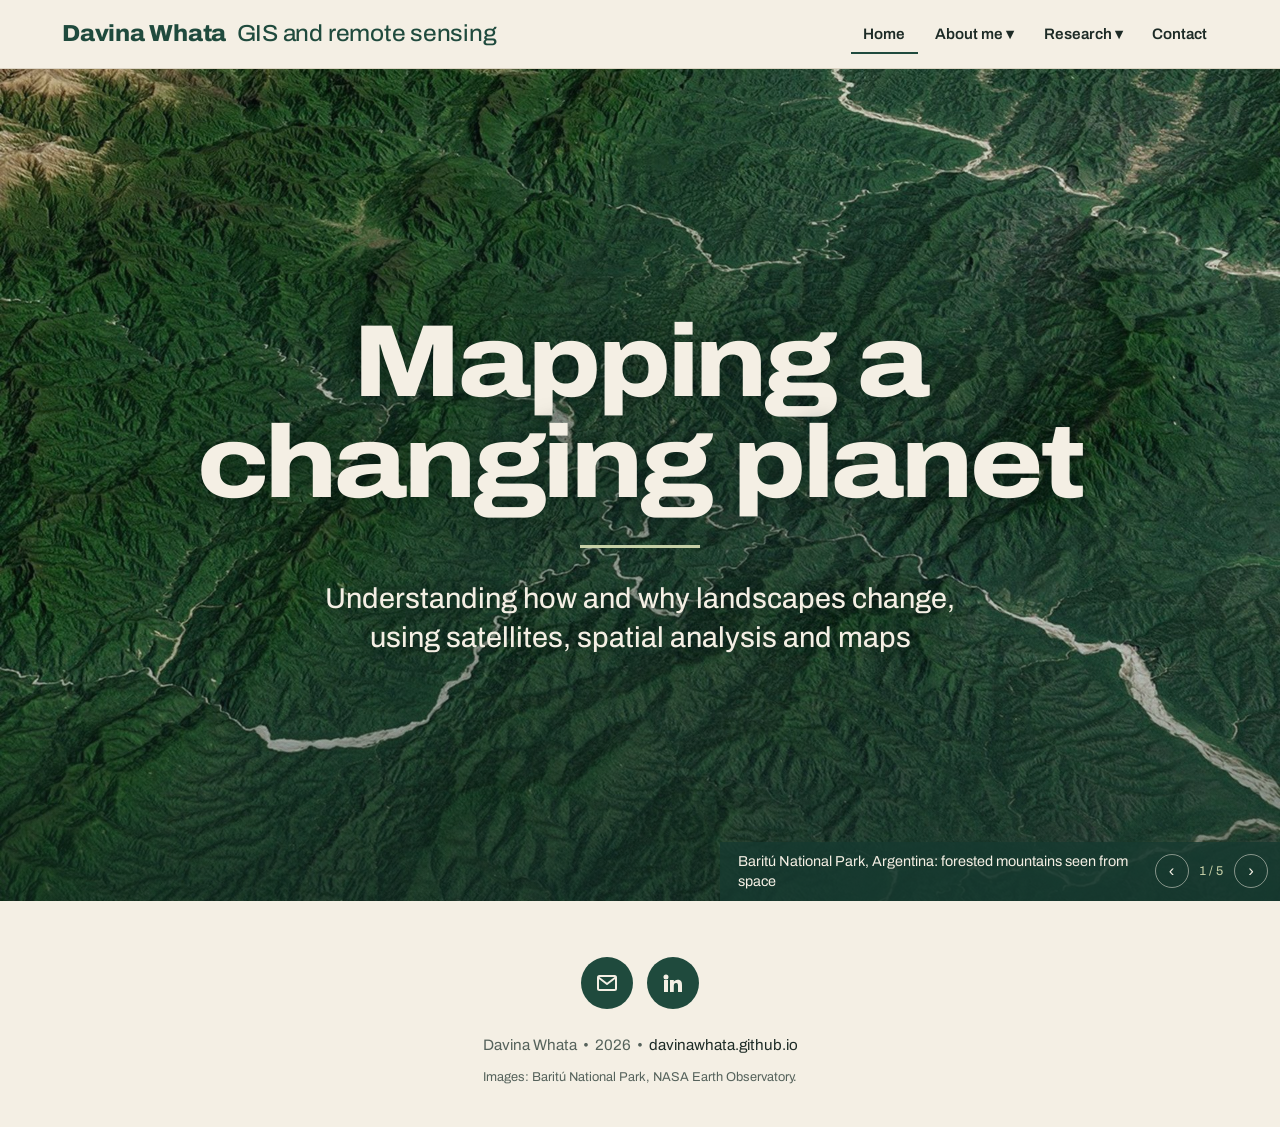
<file: index.html>
<!DOCTYPE html>
<html lang="en">
<head>
  <meta charset="UTF-8">
  <meta name="color-scheme" content="light">
  <meta name="viewport" content="width=device-width, initial-scale=1">
  
  <title>Davina Whata – GIS and remote sensing</title>
  <meta name="description" content="Understanding how and why landscapes change, from space.">
  <link rel="preconnect" href="https://fonts.googleapis.com">
  <link rel="preconnect" href="https://fonts.gstatic.com" crossorigin>
  <link href="https://fonts.googleapis.com/css2?family=Archivo:wdth,wght@62..125,400..800&display=swap" rel="stylesheet">
  <link rel="stylesheet" href="css/style.css">
</head>
<body>
  <a class="skip" href="#main">Skip to content</a>

  <nav class="site-nav" aria-label="Main">
    <div class="wrap">
      
      <a class="brand" href="index.html" title="Back to home">Davina Whata<span class="brand-role">GIS and remote sensing</span></a>
      <button class="nav-toggle" aria-expanded="false" aria-controls="nav-links">Menu</button>
      <ul class="nav-links" id="nav-links">
        <li><a href="index.html" aria-current="page">Home</a></li>
        <li class="has-menu">
          <button type="button" class="menu-parent" aria-expanded="false">About me <span aria-hidden="true">▾</span></button>
          <ul class="submenu">
            <li><a href="about.html">Quick bio</a></li>
            <li><a href="cv.html">CV</a></li>
          </ul>
        </li>
        <li class="has-menu">
          <button type="button" class="menu-parent" aria-expanded="false">Research <span aria-hidden="true">▾</span></button>
          <ul class="submenu submenu-right">
            <li><a href="research.html">All projects</a></li>
            <li><a href="research-sentinel-image-processing.html">Satellite and underwater imagery</a></li>
            <li><a href="research-lake-michigan-buoys.html">Lake Michigan buoys</a></li>
            <li><a href="research-fort-worth-fire-stations.html">Fire station planning</a></li>
            <li><a href="research-california-shark-attacks.html">Shark attack patterns</a></li>
            <li><a href="research-upper-peninsula-kriging.html">Elevation kriging</a></li>
            <li><a href="research-washington-snow-depth.html">Snow depth modeling</a></li>
            <li><a href="research-ecuador-jaguarundi-habitat.html">Jaguarundi habitat</a></li>
          </ul>
        </li>
        <li><a href="contact.html">Contact</a></li>
      </ul>
    </div>
  </nav>

  <main id="main">
    <header class="hero" aria-roledescription="carousel" aria-label="Satellite and GIS imagery">
      <!-- To add a slide, copy one <figure> and change the image and caption -->
      <figure class="slide is-active" data-caption="Baritú National Park, Argentina: forested mountains seen from space">
        <img src="images/baritu-forest.jpg" alt="Satellite view of steep forested mountains cut by pale, braided rivers">
      </figure>
      <figure class="slide" data-caption="Mount St. Helens, USA: false-colour satellite composite">
        <img src="images/mount-st-helens.jpg" alt="False-colour satellite image of a volcano, its crater lake and surrounding forest" loading="lazy">
      </figure>
      <figure class="slide" data-caption="Colour-infrared imagery: healthy vegetation shows up red">
        <img src="images/infrared-farmland.jpg" alt="Colour-infrared satellite image of forest and patchwork farm fields in shades of red" loading="lazy">
      </figure>
      <figure class="slide" data-caption="Digital elevation model, shaded and coloured by height">
        <img src="images/terrain-model.jpg" alt="Shaded elevation model coloured from blue lowlands to orange high ground" loading="lazy">
      </figure>
      <figure class="slide" data-caption="Coral island and lagoon: true-colour satellite composite">
        <img src="images/coral-island.jpg" alt="Satellite view of a green island ringed by a turquoise lagoon and reef" loading="lazy">
      </figure>

      <div class="hero-text">
        <!-- EDIT: your headline and one-line summary -->
        <h1>Mapping a changing planet</h1>
        <hr class="rule">
        <p class="subtitle">Understanding how and why landscapes change,<br> using satellites, spatial analysis and maps</p>
      </div>

      <div class="slide-bar">
        <p class="slide-caption" aria-live="polite">Baritú National Park, Argentina: forested mountains seen from space</p>
        <div class="slide-controls">
          <button type="button" class="prev" aria-label="Previous image">‹</button>
          <span class="slide-count">1 / 5</span>
          <button type="button" class="next" aria-label="Next image">›</button>
        </div>
      </div>
    </header>
  </main>

  <footer class="site-footer">
    <div class="wrap">
      <ul class="socials">
        <li><a href="mailto:dtwhata@mtu.edu" title="Email me">
          <svg viewBox="0 0 24 24" fill="none" stroke="currentColor" stroke-width="2" stroke-linejoin="round" aria-hidden="true"><rect x="3" y="5" width="18" height="14" rx="1.5"/><path d="m3.5 6.5 8.5 6.5 8.5-6.5"/></svg>
          <span class="sr-only">Email me</span></a></li>
        <li><a href="https://www.linkedin.com/in/davina-whata/" title="LinkedIn">
          <svg viewBox="0 0 24 24" fill="currentColor" aria-hidden="true"><path d="M4.98 3.5a2.5 2.5 0 1 1 0 5 2.5 2.5 0 0 1 0-5zM3 9h4v12H3zM9 9h3.8v1.7h.05c.53-1 1.83-2.05 3.77-2.05C20.6 8.65 21 11.2 21 14.4V21h-4v-5.8c0-1.4-.03-3.2-1.95-3.2-1.95 0-2.25 1.5-2.25 3.1V21H9z"/></svg>
          <span class="sr-only">LinkedIn</span></a></li>
      </ul>
      <p class="fineprint">Davina Whata &nbsp;•&nbsp; <span id="year">2026</span> &nbsp;•&nbsp; <a href="index.html">davinawhata.github.io</a></p>
      <p class="credits">Images: Baritú National Park, NASA Earth Observatory.</p>
    </div>
  </footer>

  <script>
    // Mobile menu
    (function () {
      var toggle = document.querySelector('.nav-toggle');
      var links = document.getElementById('nav-links');
      toggle.addEventListener('click', function () {
        var open = links.classList.toggle('open');
        toggle.setAttribute('aria-expanded', open);
      });
      links.addEventListener('click', function (e) {
        if (e.target.tagName === 'A') {
          links.classList.remove('open');
          toggle.setAttribute('aria-expanded', 'false');
        }
      });
    })();


    // "About me" dropdown
    (function () {
      document.querySelectorAll('.menu-parent').forEach(function (btn) {
        btn.addEventListener('click', function () {
          var open = btn.parentElement.classList.toggle('open');
          btn.setAttribute('aria-expanded', open);
        });
      });
      document.addEventListener('click', function (e) {
        document.querySelectorAll('.has-menu.open').forEach(function (m) {
          if (!m.contains(e.target)) {
            m.classList.remove('open');
            m.querySelector('.menu-parent').setAttribute('aria-expanded', 'false');
          }
        });
      });
    })();

    // Hero slideshow
    (function () {
      var hero = document.querySelector('.hero');
      var slides = hero.querySelectorAll('.slide');
      var caption = hero.querySelector('.slide-caption');
      var count = hero.querySelector('.slide-count');
      var current = 0;
      var timer = null;
      var reduceMotion = window.matchMedia('(prefers-reduced-motion: reduce)').matches;

      function show(i) {
        slides[current].classList.remove('is-active');
        current = (i + slides.length) % slides.length;
        slides[current].classList.add('is-active');
        caption.textContent = slides[current].dataset.caption;
        count.textContent = (current + 1) + ' / ' + slides.length;
      }
      function start() {
        if (reduceMotion || timer) return;
        timer = setInterval(function () { show(current + 1); }, 7000);
      }
      function stop() { clearInterval(timer); timer = null; }

      hero.querySelector('.prev').addEventListener('click', function () { show(current - 1); stop(); start(); });
      hero.querySelector('.next').addEventListener('click', function () { show(current + 1); stop(); start(); });
      hero.addEventListener('focusin', stop);
      hero.addEventListener('focusout', start);
      start();
    })();


    document.getElementById('year').textContent = new Date().getFullYear();
  </script>
</body>
</html>
</file>
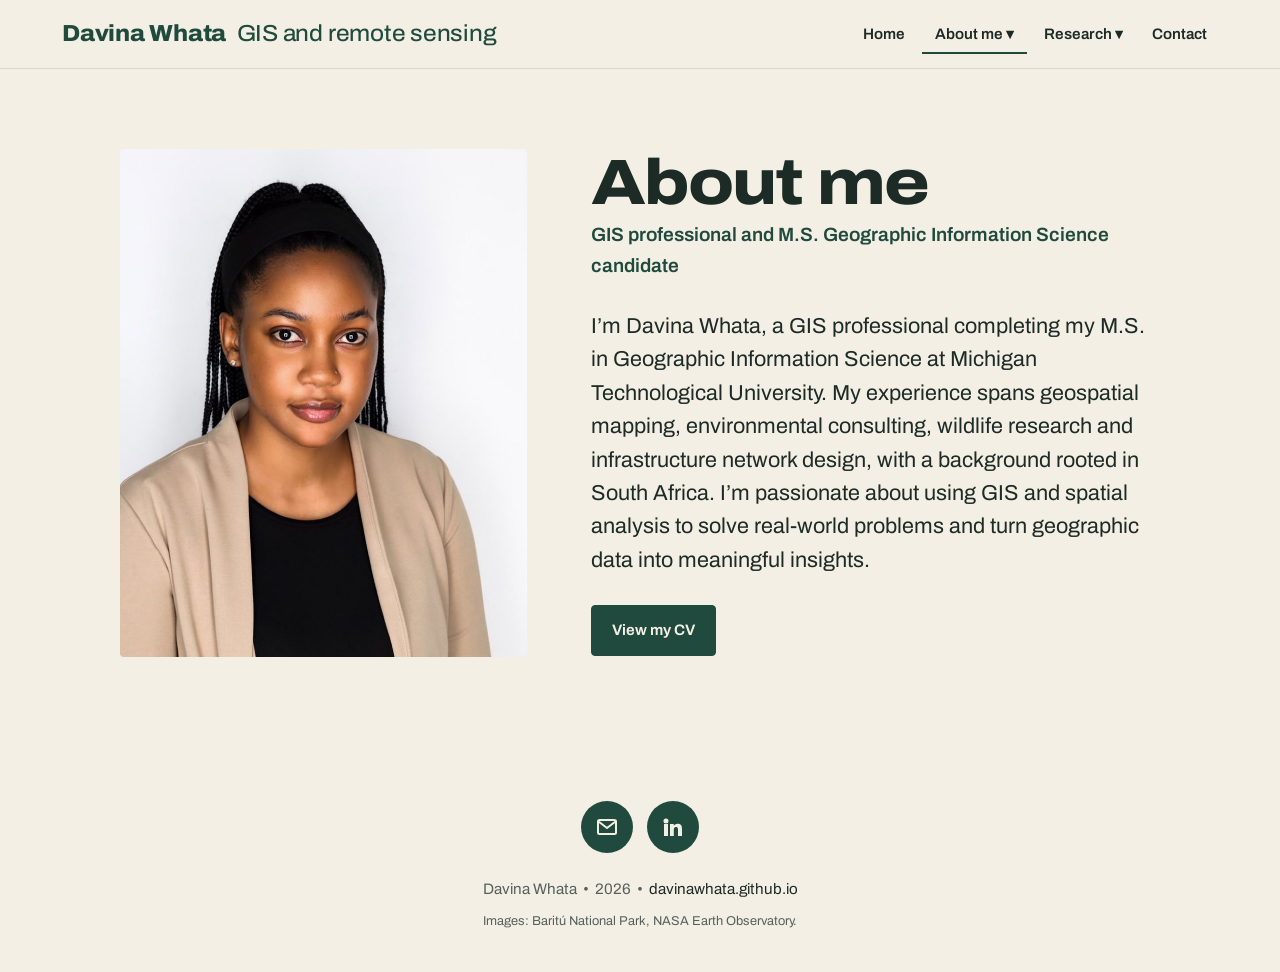
<file: about.html>
<!DOCTYPE html>
<html lang="en">
<head>
  <meta charset="UTF-8">
  <meta name="color-scheme" content="light">
  <meta name="viewport" content="width=device-width, initial-scale=1">
  
  <title>About me – Davina Whata</title>
  <meta name="description" content="About Davina Whata, GIS professional and M.S. Geographic Information Science candidate at Michigan Technological University.">
  <link rel="preconnect" href="https://fonts.googleapis.com">
  <link rel="preconnect" href="https://fonts.gstatic.com" crossorigin>
  <link href="https://fonts.googleapis.com/css2?family=Archivo:wdth,wght@62..125,400..800&display=swap" rel="stylesheet">
  <link rel="stylesheet" href="css/style.css">
</head>
<body>
  <a class="skip" href="#main">Skip to content</a>

  <nav class="site-nav" aria-label="Main">
    <div class="wrap">
      
      <a class="brand" href="index.html" title="Back to home">Davina Whata<span class="brand-role">GIS and remote sensing</span></a>
      <button class="nav-toggle" aria-expanded="false" aria-controls="nav-links">Menu</button>
      <ul class="nav-links" id="nav-links">
        <li><a href="index.html">Home</a></li>
        <li class="has-menu is-current">
          <button type="button" class="menu-parent" aria-expanded="false">About me <span aria-hidden="true">▾</span></button>
          <ul class="submenu">
            <li><a href="about.html" aria-current="page">Quick bio</a></li>
            <li><a href="cv.html">CV</a></li>
          </ul>
        </li>
        <li class="has-menu">
          <button type="button" class="menu-parent" aria-expanded="false">Research <span aria-hidden="true">▾</span></button>
          <ul class="submenu submenu-right">
            <li><a href="research.html">All projects</a></li>
            <li><a href="research-sentinel-image-processing.html">Satellite and underwater imagery</a></li>
            <li><a href="research-lake-michigan-buoys.html">Lake Michigan buoys</a></li>
            <li><a href="research-fort-worth-fire-stations.html">Fire station planning</a></li>
            <li><a href="research-california-shark-attacks.html">Shark attack patterns</a></li>
            <li><a href="research-upper-peninsula-kriging.html">Elevation kriging</a></li>
            <li><a href="research-washington-snow-depth.html">Snow depth modeling</a></li>
            <li><a href="research-ecuador-jaguarundi-habitat.html">Jaguarundi habitat</a></li>
          </ul>
        </li>
        <li><a href="contact.html">Contact</a></li>
      </ul>
    </div>
  </nav>

  <main id="main" class="page">
    <div class="wrap">
      <section class="about-intro">
        <figure class="portrait">
          <img src="images/davina-whata.jpg" alt="Portrait of Davina Whata">
        </figure>
        <div>
          <h1>About me</h1>
          <p class="role">GIS professional and M.S. Geographic Information Science candidate</p>
          <p class="lead">I’m Davina Whata, a GIS professional completing my M.S. in Geographic Information Science at Michigan Technological University. My experience spans geospatial mapping, environmental consulting, wildlife research and infrastructure network design, with a background rooted in South Africa. I’m passionate about using GIS and spatial analysis to solve real-world problems and turn geographic data into meaningful insights.</p>
          <div class="link-row">
            <a class="button solid" href="cv.html">View my CV</a>
          </div>
        </div>
      </section>
    </div>
  </main>

  <footer class="site-footer">
    <div class="wrap">
      <ul class="socials">
        <li><a href="mailto:dtwhata@mtu.edu" title="Email me">
          <svg viewBox="0 0 24 24" fill="none" stroke="currentColor" stroke-width="2" stroke-linejoin="round" aria-hidden="true"><rect x="3" y="5" width="18" height="14" rx="1.5"/><path d="m3.5 6.5 8.5 6.5 8.5-6.5"/></svg>
          <span class="sr-only">Email me</span></a></li>
        <li><a href="https://www.linkedin.com/in/davina-whata/" title="LinkedIn">
          <svg viewBox="0 0 24 24" fill="currentColor" aria-hidden="true"><path d="M4.98 3.5a2.5 2.5 0 1 1 0 5 2.5 2.5 0 0 1 0-5zM3 9h4v12H3zM9 9h3.8v1.7h.05c.53-1 1.83-2.05 3.77-2.05C20.6 8.65 21 11.2 21 14.4V21h-4v-5.8c0-1.4-.03-3.2-1.95-3.2-1.95 0-2.25 1.5-2.25 3.1V21H9z"/></svg>
          <span class="sr-only">LinkedIn</span></a></li>
      </ul>
      <p class="fineprint">Davina Whata &nbsp;•&nbsp; <span id="year">2026</span> &nbsp;•&nbsp; <a href="index.html">davinawhata.github.io</a></p>
      <p class="credits">Images: Baritú National Park, NASA Earth Observatory.</p>
    </div>
  </footer>

  <script>
    // Mobile menu
    (function () {
      var toggle = document.querySelector('.nav-toggle');
      var links = document.getElementById('nav-links');
      toggle.addEventListener('click', function () {
        var open = links.classList.toggle('open');
        toggle.setAttribute('aria-expanded', open);
      });
      links.addEventListener('click', function (e) {
        if (e.target.tagName === 'A') {
          links.classList.remove('open');
          toggle.setAttribute('aria-expanded', 'false');
        }
      });
    })();

    // "About me" dropdown
    (function () {
      document.querySelectorAll('.menu-parent').forEach(function (btn) {
        btn.addEventListener('click', function () {
          var open = btn.parentElement.classList.toggle('open');
          btn.setAttribute('aria-expanded', open);
        });
      });
      document.addEventListener('click', function (e) {
        document.querySelectorAll('.has-menu.open').forEach(function (m) {
          if (!m.contains(e.target)) {
            m.classList.remove('open');
            m.querySelector('.menu-parent').setAttribute('aria-expanded', 'false');
          }
        });
      });
    })();


    document.getElementById('year').textContent = new Date().getFullYear();
  </script>
</body>
</html>
</file>
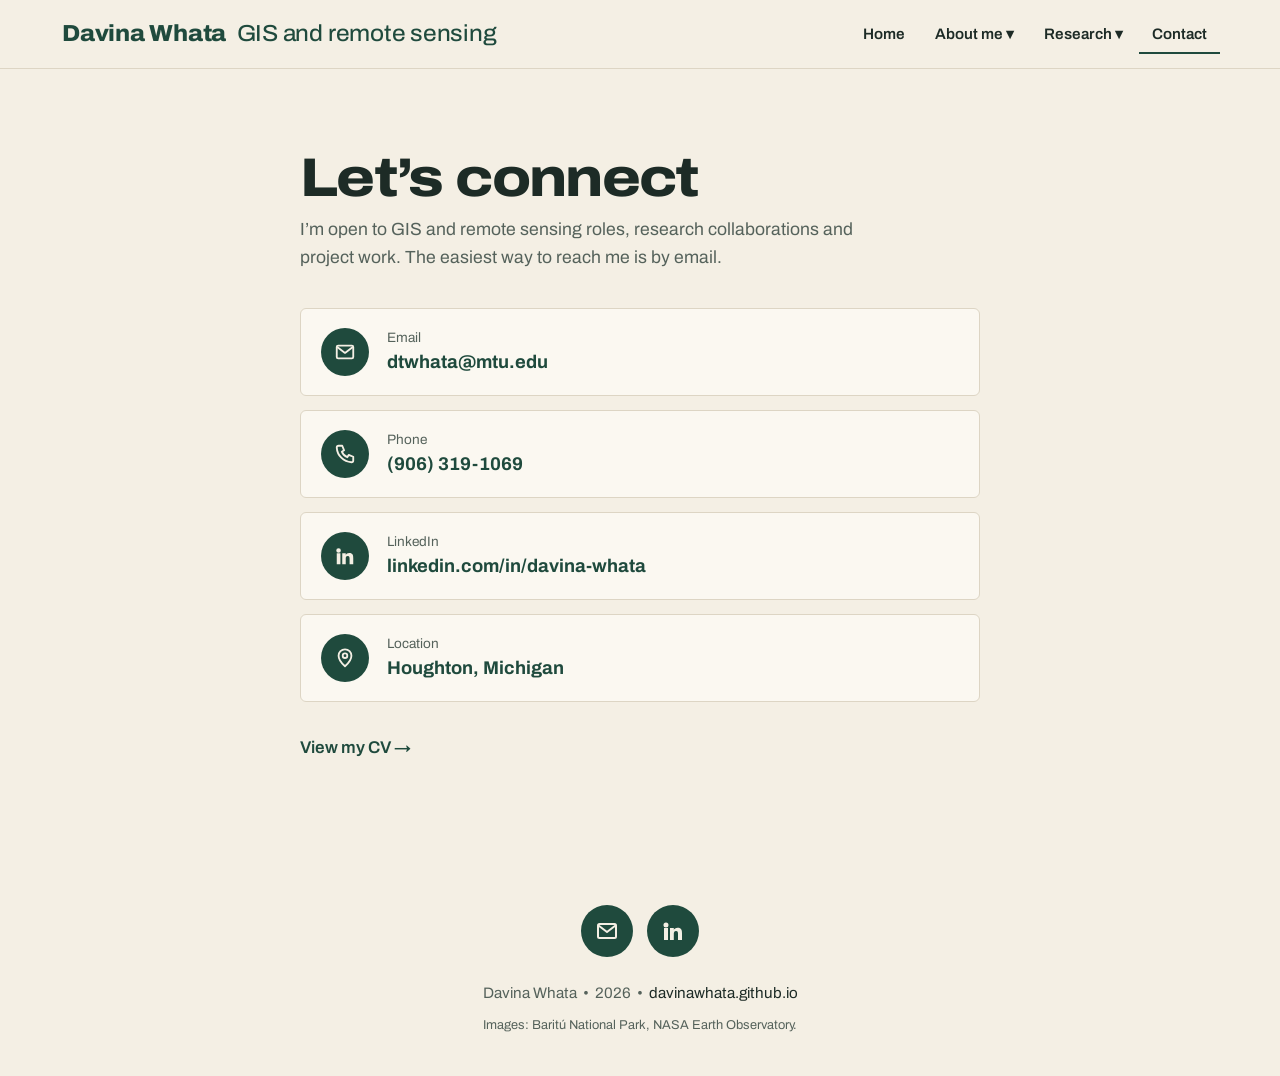
<file: contact.html>
<!DOCTYPE html>
<html lang="en">
<head>
  <meta charset="UTF-8">
  <meta name="color-scheme" content="light">
  <meta name="viewport" content="width=device-width, initial-scale=1">
  
  <title>Contact – Davina Whata</title>
  <meta name="description" content="Get in touch with Davina Whata, GIS and remote sensing.">
  <link rel="preconnect" href="https://fonts.googleapis.com">
  <link rel="preconnect" href="https://fonts.gstatic.com" crossorigin>
  <link href="https://fonts.googleapis.com/css2?family=Archivo:wdth,wght@62..125,400..800&display=swap" rel="stylesheet">
  <link rel="stylesheet" href="css/style.css">
</head>
<body>
  <a class="skip" href="#main">Skip to content</a>

  <nav class="site-nav" aria-label="Main">
    <div class="wrap">
      
      <a class="brand" href="index.html" title="Back to home">Davina Whata<span class="brand-role">GIS and remote sensing</span></a>
      <button class="nav-toggle" aria-expanded="false" aria-controls="nav-links">Menu</button>
      <ul class="nav-links" id="nav-links">
        <li><a href="index.html">Home</a></li>
        <li class="has-menu">
          <button type="button" class="menu-parent" aria-expanded="false">About me <span aria-hidden="true">▾</span></button>
          <ul class="submenu">
            <li><a href="about.html">Quick bio</a></li>
            <li><a href="cv.html">CV</a></li>
          </ul>
        </li>
        <li class="has-menu">
          <button type="button" class="menu-parent" aria-expanded="false">Research <span aria-hidden="true">▾</span></button>
          <ul class="submenu submenu-right">
            <li><a href="research.html">All projects</a></li>
            <li><a href="research-sentinel-image-processing.html">Satellite and underwater imagery</a></li>
            <li><a href="research-lake-michigan-buoys.html">Lake Michigan buoys</a></li>
            <li><a href="research-fort-worth-fire-stations.html">Fire station planning</a></li>
            <li><a href="research-california-shark-attacks.html">Shark attack patterns</a></li>
            <li><a href="research-upper-peninsula-kriging.html">Elevation kriging</a></li>
            <li><a href="research-washington-snow-depth.html">Snow depth modeling</a></li>
            <li><a href="research-ecuador-jaguarundi-habitat.html">Jaguarundi habitat</a></li>
          </ul>
        </li>
        <li><a href="contact.html" aria-current="page">Contact</a></li>
      </ul>
    </div>
  </nav>

  <main id="main" class="page">
    <div class="wrap contact-page">
      <h1 class="page-title">Let’s connect</h1>
      <p class="page-intro">I’m open to GIS and remote sensing roles, research collaborations and project work. The easiest way to reach me is by email.</p>
      <ul class="contact-list">
        <li>
          <a class="contact-row" href="mailto:dtwhata@mtu.edu">
            <span class="contact-icon"><svg viewBox="0 0 24 24" fill="none" stroke="currentColor" stroke-width="2" stroke-linejoin="round" aria-hidden="true"><rect x="3" y="5" width="18" height="14" rx="1.5"/><path d="m3.5 6.5 8.5 6.5 8.5-6.5"/></svg></span>
            <span><span class="contact-label">Email</span><span class="contact-value">dtwhata@mtu.edu</span></span>
          </a>
        </li>
        <li>
          <a class="contact-row" href="tel:+19063191069">
            <span class="contact-icon"><svg viewBox="0 0 24 24" fill="none" stroke="currentColor" stroke-width="2" stroke-linejoin="round" aria-hidden="true"><path d="M5 3h4l2 5-2.5 1.5a11 11 0 0 0 6 6L16 13l5 2v4a2 2 0 0 1-2 2A17 17 0 0 1 3 5a2 2 0 0 1 2-2z"/></svg></span>
            <span><span class="contact-label">Phone</span><span class="contact-value">(906) 319-1069</span></span>
          </a>
        </li>
        <li>
          <a class="contact-row" href="https://www.linkedin.com/in/davina-whata/" target="_blank" rel="noopener">
            <span class="contact-icon"><svg viewBox="0 0 24 24" fill="currentColor" aria-hidden="true"><path d="M4.98 3.5a2.5 2.5 0 1 1 0 5 2.5 2.5 0 0 1 0-5zM3 9h4v12H3zM9 9h3.8v1.7h.05c.53-1 1.83-2.05 3.77-2.05C20.6 8.65 21 11.2 21 14.4V21h-4v-5.8c0-1.4-.03-3.2-1.95-3.2-1.95 0-2.25 1.5-2.25 3.1V21H9z"/></svg></span>
            <span><span class="contact-label">LinkedIn</span><span class="contact-value">linkedin.com/in/davina-whata</span></span>
          </a>
        </li>
        <li>
          <div class="contact-row">
            <span class="contact-icon"><svg viewBox="0 0 24 24" fill="none" stroke="currentColor" stroke-width="2" stroke-linejoin="round" aria-hidden="true"><path d="M12 21s-7-6.2-7-11.5a7 7 0 0 1 14 0C19 14.8 12 21 12 21z"/><circle cx="12" cy="9.5" r="2.5"/></svg></span>
            <span><span class="contact-label">Location</span><span class="contact-value">Houghton, Michigan</span></span>
          </div>
        </li>
      </ul>
      <a class="next-link" href="cv.html">View my CV →</a>
    </div>
  </main>

  <footer class="site-footer">
    <div class="wrap">
      <ul class="socials">
        <li><a href="mailto:dtwhata@mtu.edu" title="Email me">
          <svg viewBox="0 0 24 24" fill="none" stroke="currentColor" stroke-width="2" stroke-linejoin="round" aria-hidden="true"><rect x="3" y="5" width="18" height="14" rx="1.5"/><path d="m3.5 6.5 8.5 6.5 8.5-6.5"/></svg>
          <span class="sr-only">Email me</span></a></li>
        <li><a href="https://www.linkedin.com/in/davina-whata/" title="LinkedIn">
          <svg viewBox="0 0 24 24" fill="currentColor" aria-hidden="true"><path d="M4.98 3.5a2.5 2.5 0 1 1 0 5 2.5 2.5 0 0 1 0-5zM3 9h4v12H3zM9 9h3.8v1.7h.05c.53-1 1.83-2.05 3.77-2.05C20.6 8.65 21 11.2 21 14.4V21h-4v-5.8c0-1.4-.03-3.2-1.95-3.2-1.95 0-2.25 1.5-2.25 3.1V21H9z"/></svg>
          <span class="sr-only">LinkedIn</span></a></li>
      </ul>
      <p class="fineprint">Davina Whata &nbsp;•&nbsp; <span id="year">2026</span> &nbsp;•&nbsp; <a href="index.html">davinawhata.github.io</a></p>
      <p class="credits">Images: Baritú National Park, NASA Earth Observatory.</p>
    </div>
  </footer>

  <script>
    // Mobile menu
    (function () {
      var toggle = document.querySelector('.nav-toggle');
      var links = document.getElementById('nav-links');
      toggle.addEventListener('click', function () {
        var open = links.classList.toggle('open');
        toggle.setAttribute('aria-expanded', open);
      });
      links.addEventListener('click', function (e) {
        if (e.target.tagName === 'A') {
          links.classList.remove('open');
          toggle.setAttribute('aria-expanded', 'false');
        }
      });
    })();

    // "About me" dropdown
    (function () {
      document.querySelectorAll('.menu-parent').forEach(function (btn) {
        btn.addEventListener('click', function () {
          var open = btn.parentElement.classList.toggle('open');
          btn.setAttribute('aria-expanded', open);
        });
      });
      document.addEventListener('click', function (e) {
        document.querySelectorAll('.has-menu.open').forEach(function (m) {
          if (!m.contains(e.target)) {
            m.classList.remove('open');
            m.querySelector('.menu-parent').setAttribute('aria-expanded', 'false');
          }
        });
      });
    })();


    document.getElementById('year').textContent = new Date().getFullYear();
  </script>
</body>
</html>
</file>
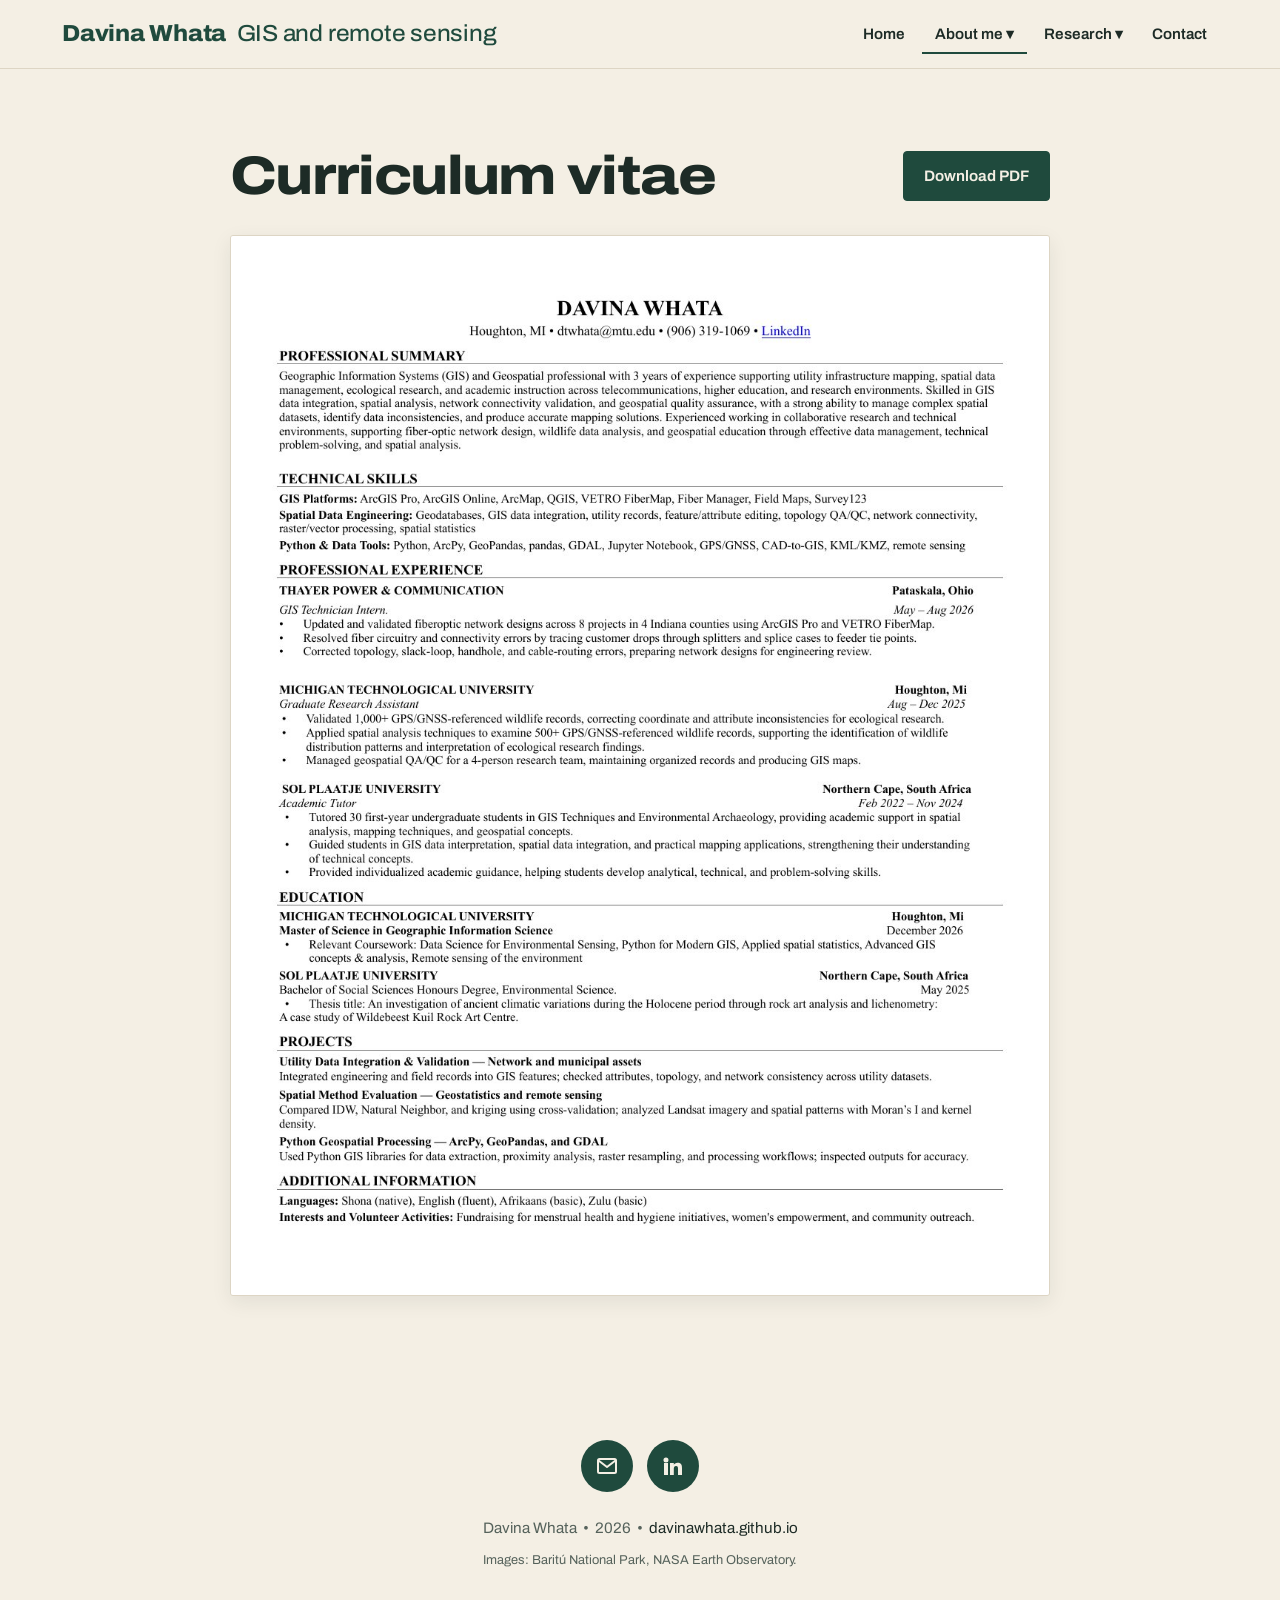
<file: cv.html>
<!DOCTYPE html>
<html lang="en">
<head>
  <meta charset="UTF-8">
  <meta name="color-scheme" content="light">
  <meta name="viewport" content="width=device-width, initial-scale=1">
  
  <title>CV – Davina Whata</title>
  <meta name="description" content="Curriculum vitae of Davina Whata, GIS professional.">
  <link rel="preconnect" href="https://fonts.googleapis.com">
  <link rel="preconnect" href="https://fonts.gstatic.com" crossorigin>
  <link href="https://fonts.googleapis.com/css2?family=Archivo:wdth,wght@62..125,400..800&display=swap" rel="stylesheet">
  <link rel="stylesheet" href="css/style.css">
</head>
<body>
  <a class="skip" href="#main">Skip to content</a>

  <nav class="site-nav" aria-label="Main">
    <div class="wrap">
      
      <a class="brand" href="index.html" title="Back to home">Davina Whata<span class="brand-role">GIS and remote sensing</span></a>
      <button class="nav-toggle" aria-expanded="false" aria-controls="nav-links">Menu</button>
      <ul class="nav-links" id="nav-links">
        <li><a href="index.html">Home</a></li>
        <li class="has-menu is-current">
          <button type="button" class="menu-parent" aria-expanded="false">About me <span aria-hidden="true">▾</span></button>
          <ul class="submenu">
            <li><a href="about.html">Quick bio</a></li>
            <li><a href="cv.html" aria-current="page">CV</a></li>
          </ul>
        </li>
        <li class="has-menu">
          <button type="button" class="menu-parent" aria-expanded="false">Research <span aria-hidden="true">▾</span></button>
          <ul class="submenu submenu-right">
            <li><a href="research.html">All projects</a></li>
            <li><a href="research-sentinel-image-processing.html">Satellite and underwater imagery</a></li>
            <li><a href="research-lake-michigan-buoys.html">Lake Michigan buoys</a></li>
            <li><a href="research-fort-worth-fire-stations.html">Fire station planning</a></li>
            <li><a href="research-california-shark-attacks.html">Shark attack patterns</a></li>
            <li><a href="research-upper-peninsula-kriging.html">Elevation kriging</a></li>
            <li><a href="research-washington-snow-depth.html">Snow depth modeling</a></li>
            <li><a href="research-ecuador-jaguarundi-habitat.html">Jaguarundi habitat</a></li>
          </ul>
        </li>
        <li><a href="contact.html">Contact</a></li>
      </ul>
    </div>
  </nav>

  <main id="main" class="page">
    <div class="wrap cv-page">
      <div class="cv-head">
        <h1>Curriculum vitae</h1>
        <a class="button solid" href="cv.pdf" download>Download PDF</a>
      </div>
      <div class="cv-sheets">
        <img src="images/cv-page-1.jpg" alt="Davina Whata CV, page 1">
          </div>
    </div>
  </main>

  <footer class="site-footer">
    <div class="wrap">
      <ul class="socials">
        <li><a href="mailto:dtwhata@mtu.edu" title="Email me">
          <svg viewBox="0 0 24 24" fill="none" stroke="currentColor" stroke-width="2" stroke-linejoin="round" aria-hidden="true"><rect x="3" y="5" width="18" height="14" rx="1.5"/><path d="m3.5 6.5 8.5 6.5 8.5-6.5"/></svg>
          <span class="sr-only">Email me</span></a></li>
        <li><a href="https://www.linkedin.com/in/davina-whata/" title="LinkedIn">
          <svg viewBox="0 0 24 24" fill="currentColor" aria-hidden="true"><path d="M4.98 3.5a2.5 2.5 0 1 1 0 5 2.5 2.5 0 0 1 0-5zM3 9h4v12H3zM9 9h3.8v1.7h.05c.53-1 1.83-2.05 3.77-2.05C20.6 8.65 21 11.2 21 14.4V21h-4v-5.8c0-1.4-.03-3.2-1.95-3.2-1.95 0-2.25 1.5-2.25 3.1V21H9z"/></svg>
          <span class="sr-only">LinkedIn</span></a></li>
      </ul>
      <p class="fineprint">Davina Whata &nbsp;•&nbsp; <span id="year">2026</span> &nbsp;•&nbsp; <a href="index.html">davinawhata.github.io</a></p>
      <p class="credits">Images: Baritú National Park, NASA Earth Observatory.</p>
    </div>
  </footer>

  <script>
    // Mobile menu
    (function () {
      var toggle = document.querySelector('.nav-toggle');
      var links = document.getElementById('nav-links');
      toggle.addEventListener('click', function () {
        var open = links.classList.toggle('open');
        toggle.setAttribute('aria-expanded', open);
      });
      links.addEventListener('click', function (e) {
        if (e.target.tagName === 'A') {
          links.classList.remove('open');
          toggle.setAttribute('aria-expanded', 'false');
        }
      });
    })();

    // "About me" dropdown
    (function () {
      document.querySelectorAll('.menu-parent').forEach(function (btn) {
        btn.addEventListener('click', function () {
          var open = btn.parentElement.classList.toggle('open');
          btn.setAttribute('aria-expanded', open);
        });
      });
      document.addEventListener('click', function (e) {
        document.querySelectorAll('.has-menu.open').forEach(function (m) {
          if (!m.contains(e.target)) {
            m.classList.remove('open');
            m.querySelector('.menu-parent').setAttribute('aria-expanded', 'false');
          }
        });
      });
    })();


    document.getElementById('year').textContent = new Date().getFullYear();
  </script>
</body>
</html>
</file>
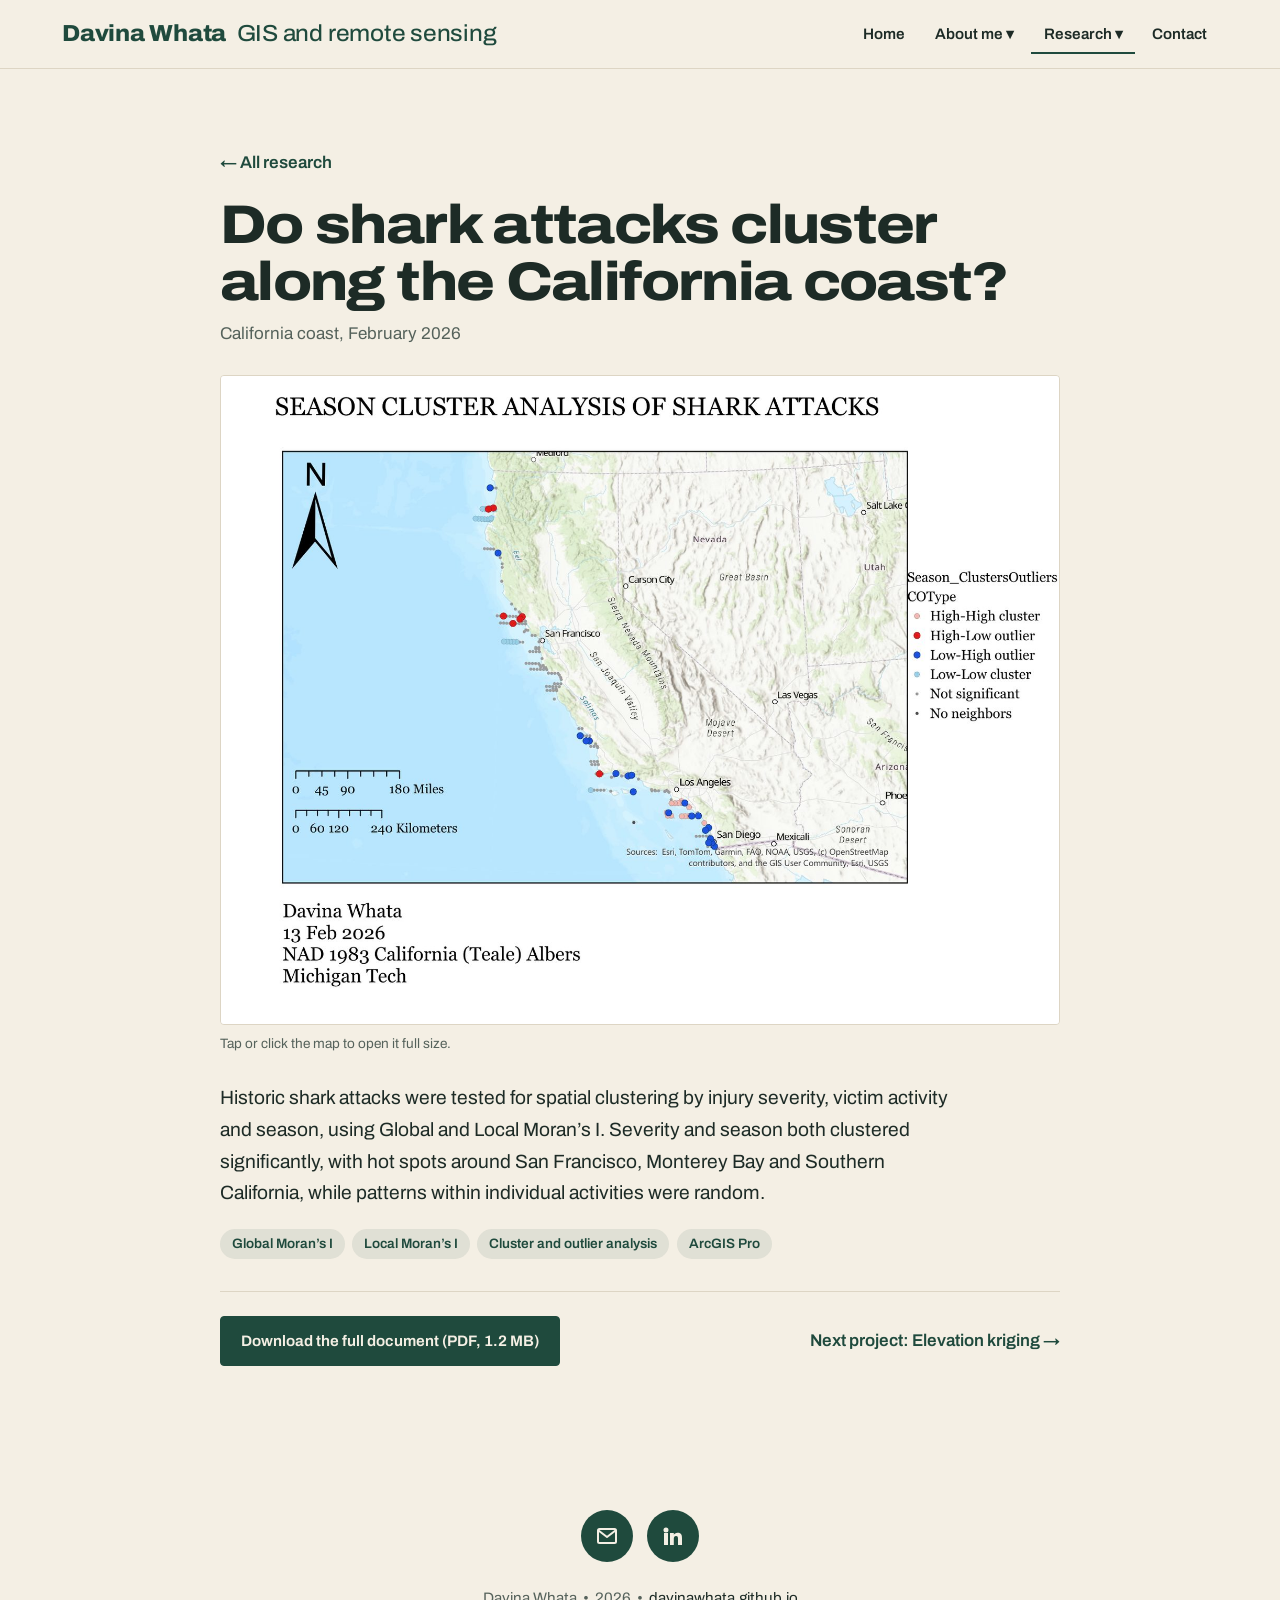
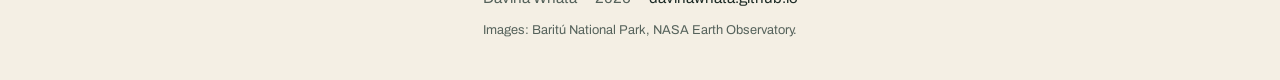
<file: research-california-shark-attacks.html>
<!DOCTYPE html>
<html lang="en">
<head>
  <meta charset="UTF-8">
  <meta name="color-scheme" content="light">
  <meta name="viewport" content="width=device-width, initial-scale=1">
  
  <title>Do shark attacks cluster along the California coast? – Davina Whata</title>
  <meta name="description" content="Historic shark attacks were tested for spatial clustering by injury severity, victim activity and season, using Global and Local Moran’s I. Severity a">
  <link rel="preconnect" href="https://fonts.googleapis.com">
  <link rel="preconnect" href="https://fonts.gstatic.com" crossorigin>
  <link href="https://fonts.googleapis.com/css2?family=Archivo:wdth,wght@62..125,400..800&display=swap" rel="stylesheet">
  <link rel="stylesheet" href="css/style.css">
</head>
<body>
  <a class="skip" href="#main">Skip to content</a>

  <nav class="site-nav" aria-label="Main">
    <div class="wrap">
      
      <a class="brand" href="index.html" title="Back to home">Davina Whata<span class="brand-role">GIS and remote sensing</span></a>
      <button class="nav-toggle" aria-expanded="false" aria-controls="nav-links">Menu</button>
      <ul class="nav-links" id="nav-links">
        <li><a href="index.html">Home</a></li>
        <li class="has-menu">
          <button type="button" class="menu-parent" aria-expanded="false">About me <span aria-hidden="true">▾</span></button>
          <ul class="submenu">
            <li><a href="about.html">Quick bio</a></li>
            <li><a href="cv.html">CV</a></li>
          </ul>
        </li>
        <li class="has-menu is-current">
          <button type="button" class="menu-parent" aria-expanded="false">Research <span aria-hidden="true">▾</span></button>
          <ul class="submenu submenu-right">
            <li><a href="research.html">All projects</a></li>
            <li><a href="research-sentinel-image-processing.html">Satellite and underwater imagery</a></li>
            <li><a href="research-lake-michigan-buoys.html">Lake Michigan buoys</a></li>
            <li><a href="research-fort-worth-fire-stations.html">Fire station planning</a></li>
            <li><a href="research-california-shark-attacks.html" aria-current="page">Shark attack patterns</a></li>
            <li><a href="research-upper-peninsula-kriging.html">Elevation kriging</a></li>
            <li><a href="research-washington-snow-depth.html">Snow depth modeling</a></li>
            <li><a href="research-ecuador-jaguarundi-habitat.html">Jaguarundi habitat</a></li>
          </ul>
        </li>
        <li><a href="contact.html">Contact</a></li>
      </ul>
    </div>
  </nav>

  <main id="main" class="page">
    <article class="wrap project-page">
      <a class="back-link" href="research.html">← All research</a>
      <h1 class="page-title">Do shark attacks cluster along the California coast?</h1>
      <p class="project-meta">California coast, February 2026</p>
      <figure class="project-figure">
        <a href="images/research-california-shark-attacks.jpg" target="_blank" rel="noopener"><img src="images/research-california-shark-attacks.jpg" alt="Map of the California coast showing seasonal clusters and outliers of shark attacks"></a>
        <figcaption class="zoom-hint">Tap or click the map to open it full size.</figcaption>
      </figure>
      <p class="project-desc">Historic shark attacks were tested for spatial clustering by injury severity, victim activity and season, using Global and Local Moran’s I. Severity and season both clustered significantly, with hot spots around San Francisco, Monterey Bay and Southern California, while patterns within individual activities were random.</p>
      <ul class="tags"><li>Global Moran’s I</li><li>Local Moran’s I</li><li>Cluster and outlier analysis</li><li>ArcGIS Pro</li></ul>
      <div class="project-actions">
        <div class="download-row">
          <a class="button solid" href="docs/california-shark-attacks.pdf" download>Download the full document (PDF, 1.2 MB)</a>
        </div>
        <a class="next-link" href="research-upper-peninsula-kriging.html">Next project: Elevation kriging →</a>
      </div>
    </article>
  </main>

  <footer class="site-footer">
    <div class="wrap">
      <ul class="socials">
        <li><a href="mailto:dtwhata@mtu.edu" title="Email me">
          <svg viewBox="0 0 24 24" fill="none" stroke="currentColor" stroke-width="2" stroke-linejoin="round" aria-hidden="true"><rect x="3" y="5" width="18" height="14" rx="1.5"/><path d="m3.5 6.5 8.5 6.5 8.5-6.5"/></svg>
          <span class="sr-only">Email me</span></a></li>
        <li><a href="https://www.linkedin.com/in/davina-whata/" title="LinkedIn">
          <svg viewBox="0 0 24 24" fill="currentColor" aria-hidden="true"><path d="M4.98 3.5a2.5 2.5 0 1 1 0 5 2.5 2.5 0 0 1 0-5zM3 9h4v12H3zM9 9h3.8v1.7h.05c.53-1 1.83-2.05 3.77-2.05C20.6 8.65 21 11.2 21 14.4V21h-4v-5.8c0-1.4-.03-3.2-1.95-3.2-1.95 0-2.25 1.5-2.25 3.1V21H9z"/></svg>
          <span class="sr-only">LinkedIn</span></a></li>
      </ul>
      <p class="fineprint">Davina Whata &nbsp;•&nbsp; <span id="year">2026</span> &nbsp;•&nbsp; <a href="index.html">davinawhata.github.io</a></p>
      <p class="credits">Images: Baritú National Park, NASA Earth Observatory.</p>
    </div>
  </footer>

  <script>
    // Mobile menu
    (function () {
      var toggle = document.querySelector('.nav-toggle');
      var links = document.getElementById('nav-links');
      toggle.addEventListener('click', function () {
        var open = links.classList.toggle('open');
        toggle.setAttribute('aria-expanded', open);
      });
      links.addEventListener('click', function (e) {
        if (e.target.tagName === 'A') {
          links.classList.remove('open');
          toggle.setAttribute('aria-expanded', 'false');
        }
      });
    })();

    // "About me" dropdown
    (function () {
      document.querySelectorAll('.menu-parent').forEach(function (btn) {
        btn.addEventListener('click', function () {
          var open = btn.parentElement.classList.toggle('open');
          btn.setAttribute('aria-expanded', open);
        });
      });
      document.addEventListener('click', function (e) {
        document.querySelectorAll('.has-menu.open').forEach(function (m) {
          if (!m.contains(e.target)) {
            m.classList.remove('open');
            m.querySelector('.menu-parent').setAttribute('aria-expanded', 'false');
          }
        });
      });
    })();


    document.getElementById('year').textContent = new Date().getFullYear();
  </script>
</body>
</html>
</file>
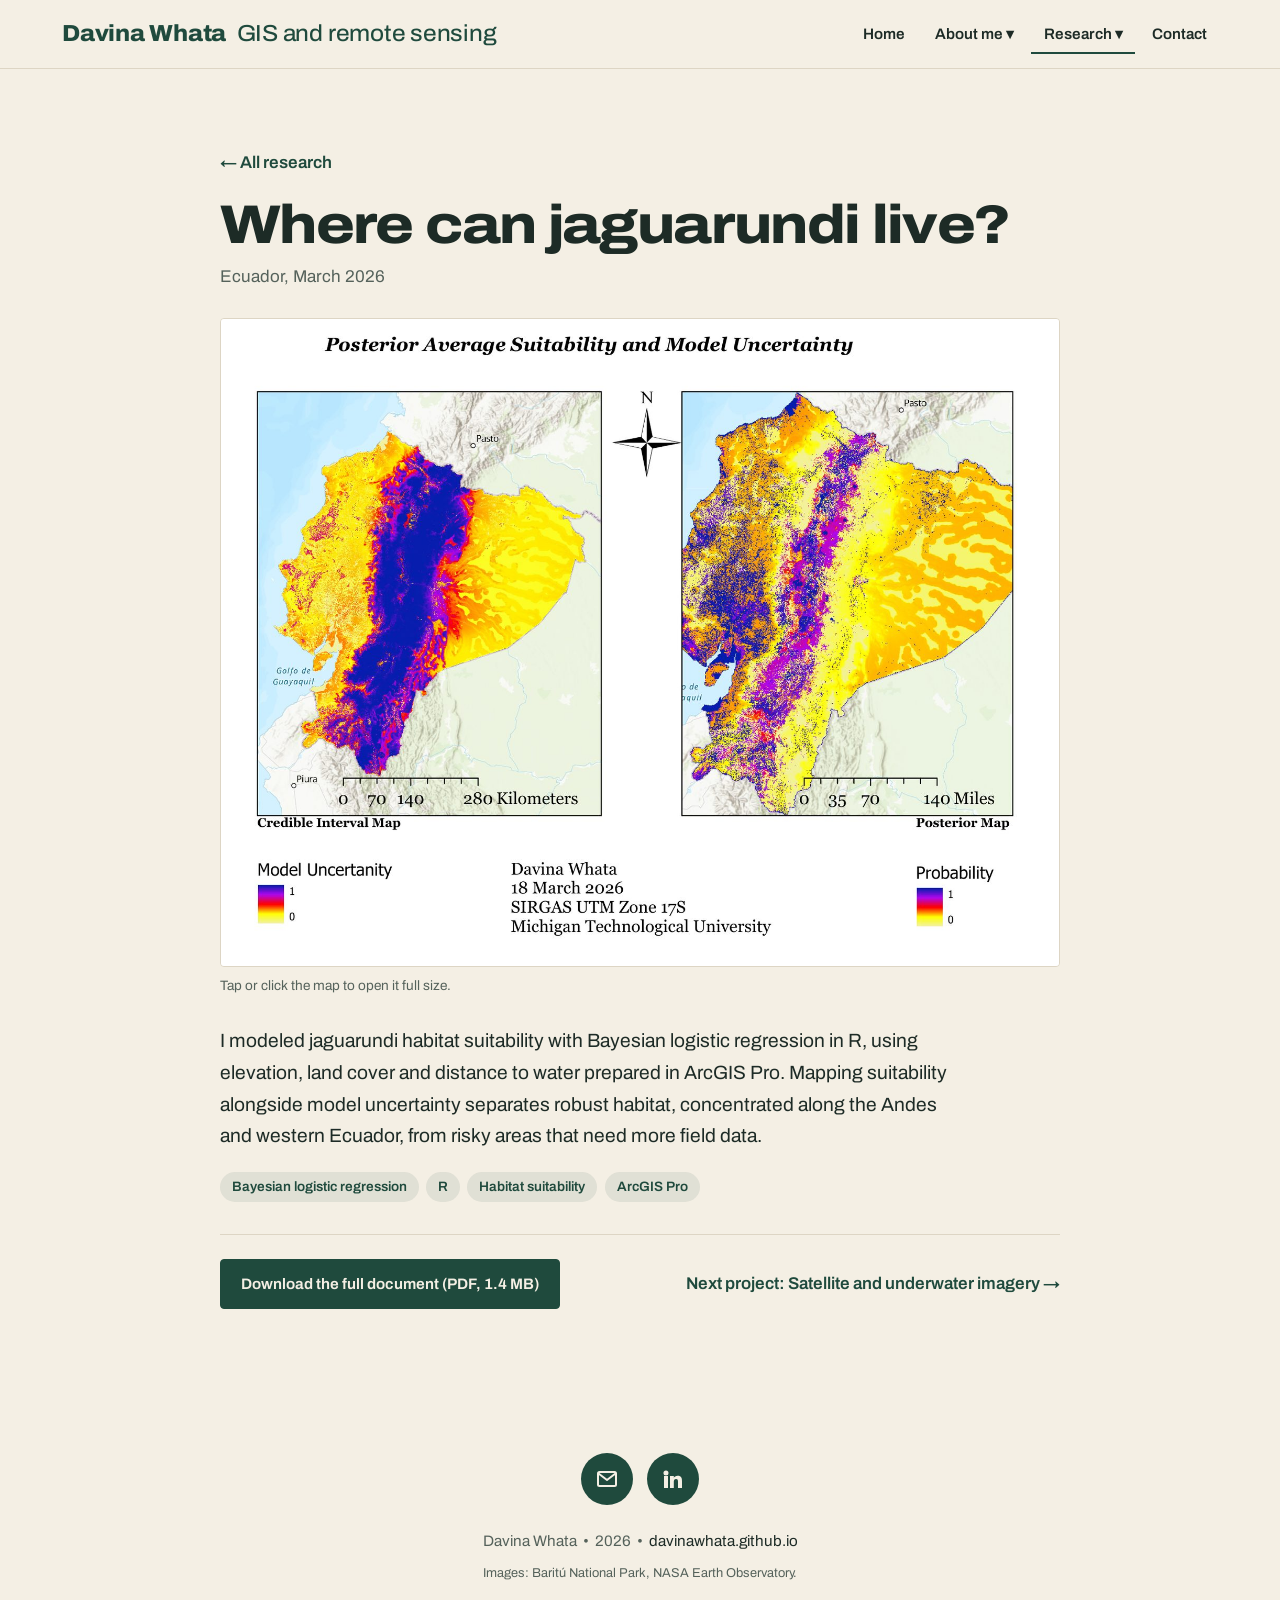
<file: research-ecuador-jaguarundi-habitat.html>
<!DOCTYPE html>
<html lang="en">
<head>
  <meta charset="UTF-8">
  <meta name="color-scheme" content="light">
  <meta name="viewport" content="width=device-width, initial-scale=1">
  
  <title>Where can jaguarundi live? – Davina Whata</title>
  <meta name="description" content="I modeled jaguarundi habitat suitability with Bayesian logistic regression in R, using elevation, land cover and distance to water prepared in ArcGIS ">
  <link rel="preconnect" href="https://fonts.googleapis.com">
  <link rel="preconnect" href="https://fonts.gstatic.com" crossorigin>
  <link href="https://fonts.googleapis.com/css2?family=Archivo:wdth,wght@62..125,400..800&display=swap" rel="stylesheet">
  <link rel="stylesheet" href="css/style.css">
</head>
<body>
  <a class="skip" href="#main">Skip to content</a>

  <nav class="site-nav" aria-label="Main">
    <div class="wrap">
      
      <a class="brand" href="index.html" title="Back to home">Davina Whata<span class="brand-role">GIS and remote sensing</span></a>
      <button class="nav-toggle" aria-expanded="false" aria-controls="nav-links">Menu</button>
      <ul class="nav-links" id="nav-links">
        <li><a href="index.html">Home</a></li>
        <li class="has-menu">
          <button type="button" class="menu-parent" aria-expanded="false">About me <span aria-hidden="true">▾</span></button>
          <ul class="submenu">
            <li><a href="about.html">Quick bio</a></li>
            <li><a href="cv.html">CV</a></li>
          </ul>
        </li>
        <li class="has-menu is-current">
          <button type="button" class="menu-parent" aria-expanded="false">Research <span aria-hidden="true">▾</span></button>
          <ul class="submenu submenu-right">
            <li><a href="research.html">All projects</a></li>
            <li><a href="research-sentinel-image-processing.html">Satellite and underwater imagery</a></li>
            <li><a href="research-lake-michigan-buoys.html">Lake Michigan buoys</a></li>
            <li><a href="research-fort-worth-fire-stations.html">Fire station planning</a></li>
            <li><a href="research-california-shark-attacks.html">Shark attack patterns</a></li>
            <li><a href="research-upper-peninsula-kriging.html">Elevation kriging</a></li>
            <li><a href="research-washington-snow-depth.html">Snow depth modeling</a></li>
            <li><a href="research-ecuador-jaguarundi-habitat.html" aria-current="page">Jaguarundi habitat</a></li>
          </ul>
        </li>
        <li><a href="contact.html">Contact</a></li>
      </ul>
    </div>
  </nav>

  <main id="main" class="page">
    <article class="wrap project-page">
      <a class="back-link" href="research.html">← All research</a>
      <h1 class="page-title">Where can jaguarundi live?</h1>
      <p class="project-meta">Ecuador, March 2026</p>
      <figure class="project-figure">
        <a href="images/research-ecuador-jaguarundi-habitat.jpg" target="_blank" rel="noopener"><img src="images/research-ecuador-jaguarundi-habitat.jpg" alt="Two maps of Ecuador showing model uncertainty and posterior habitat suitability for jaguarundi"></a>
        <figcaption class="zoom-hint">Tap or click the map to open it full size.</figcaption>
      </figure>
      <p class="project-desc">I modeled jaguarundi habitat suitability with Bayesian logistic regression in R, using elevation, land cover and distance to water prepared in ArcGIS Pro. Mapping suitability alongside model uncertainty separates robust habitat, concentrated along the Andes and western Ecuador, from risky areas that need more field data.</p>
      <ul class="tags"><li>Bayesian logistic regression</li><li>R</li><li>Habitat suitability</li><li>ArcGIS Pro</li></ul>
      <div class="project-actions">
        <div class="download-row">
          <a class="button solid" href="docs/ecuador-jaguarundi-habitat.pdf" download>Download the full document (PDF, 1.4 MB)</a>
        </div>
        <a class="next-link" href="research-sentinel-image-processing.html">Next project: Satellite and underwater imagery →</a>
      </div>
    </article>
  </main>

  <footer class="site-footer">
    <div class="wrap">
      <ul class="socials">
        <li><a href="mailto:dtwhata@mtu.edu" title="Email me">
          <svg viewBox="0 0 24 24" fill="none" stroke="currentColor" stroke-width="2" stroke-linejoin="round" aria-hidden="true"><rect x="3" y="5" width="18" height="14" rx="1.5"/><path d="m3.5 6.5 8.5 6.5 8.5-6.5"/></svg>
          <span class="sr-only">Email me</span></a></li>
        <li><a href="https://www.linkedin.com/in/davina-whata/" title="LinkedIn">
          <svg viewBox="0 0 24 24" fill="currentColor" aria-hidden="true"><path d="M4.98 3.5a2.5 2.5 0 1 1 0 5 2.5 2.5 0 0 1 0-5zM3 9h4v12H3zM9 9h3.8v1.7h.05c.53-1 1.83-2.05 3.77-2.05C20.6 8.65 21 11.2 21 14.4V21h-4v-5.8c0-1.4-.03-3.2-1.95-3.2-1.95 0-2.25 1.5-2.25 3.1V21H9z"/></svg>
          <span class="sr-only">LinkedIn</span></a></li>
      </ul>
      <p class="fineprint">Davina Whata &nbsp;•&nbsp; <span id="year">2026</span> &nbsp;•&nbsp; <a href="index.html">davinawhata.github.io</a></p>
      <p class="credits">Images: Baritú National Park, NASA Earth Observatory.</p>
    </div>
  </footer>

  <script>
    // Mobile menu
    (function () {
      var toggle = document.querySelector('.nav-toggle');
      var links = document.getElementById('nav-links');
      toggle.addEventListener('click', function () {
        var open = links.classList.toggle('open');
        toggle.setAttribute('aria-expanded', open);
      });
      links.addEventListener('click', function (e) {
        if (e.target.tagName === 'A') {
          links.classList.remove('open');
          toggle.setAttribute('aria-expanded', 'false');
        }
      });
    })();

    // "About me" dropdown
    (function () {
      document.querySelectorAll('.menu-parent').forEach(function (btn) {
        btn.addEventListener('click', function () {
          var open = btn.parentElement.classList.toggle('open');
          btn.setAttribute('aria-expanded', open);
        });
      });
      document.addEventListener('click', function (e) {
        document.querySelectorAll('.has-menu.open').forEach(function (m) {
          if (!m.contains(e.target)) {
            m.classList.remove('open');
            m.querySelector('.menu-parent').setAttribute('aria-expanded', 'false');
          }
        });
      });
    })();


    document.getElementById('year').textContent = new Date().getFullYear();
  </script>
</body>
</html>
</file>
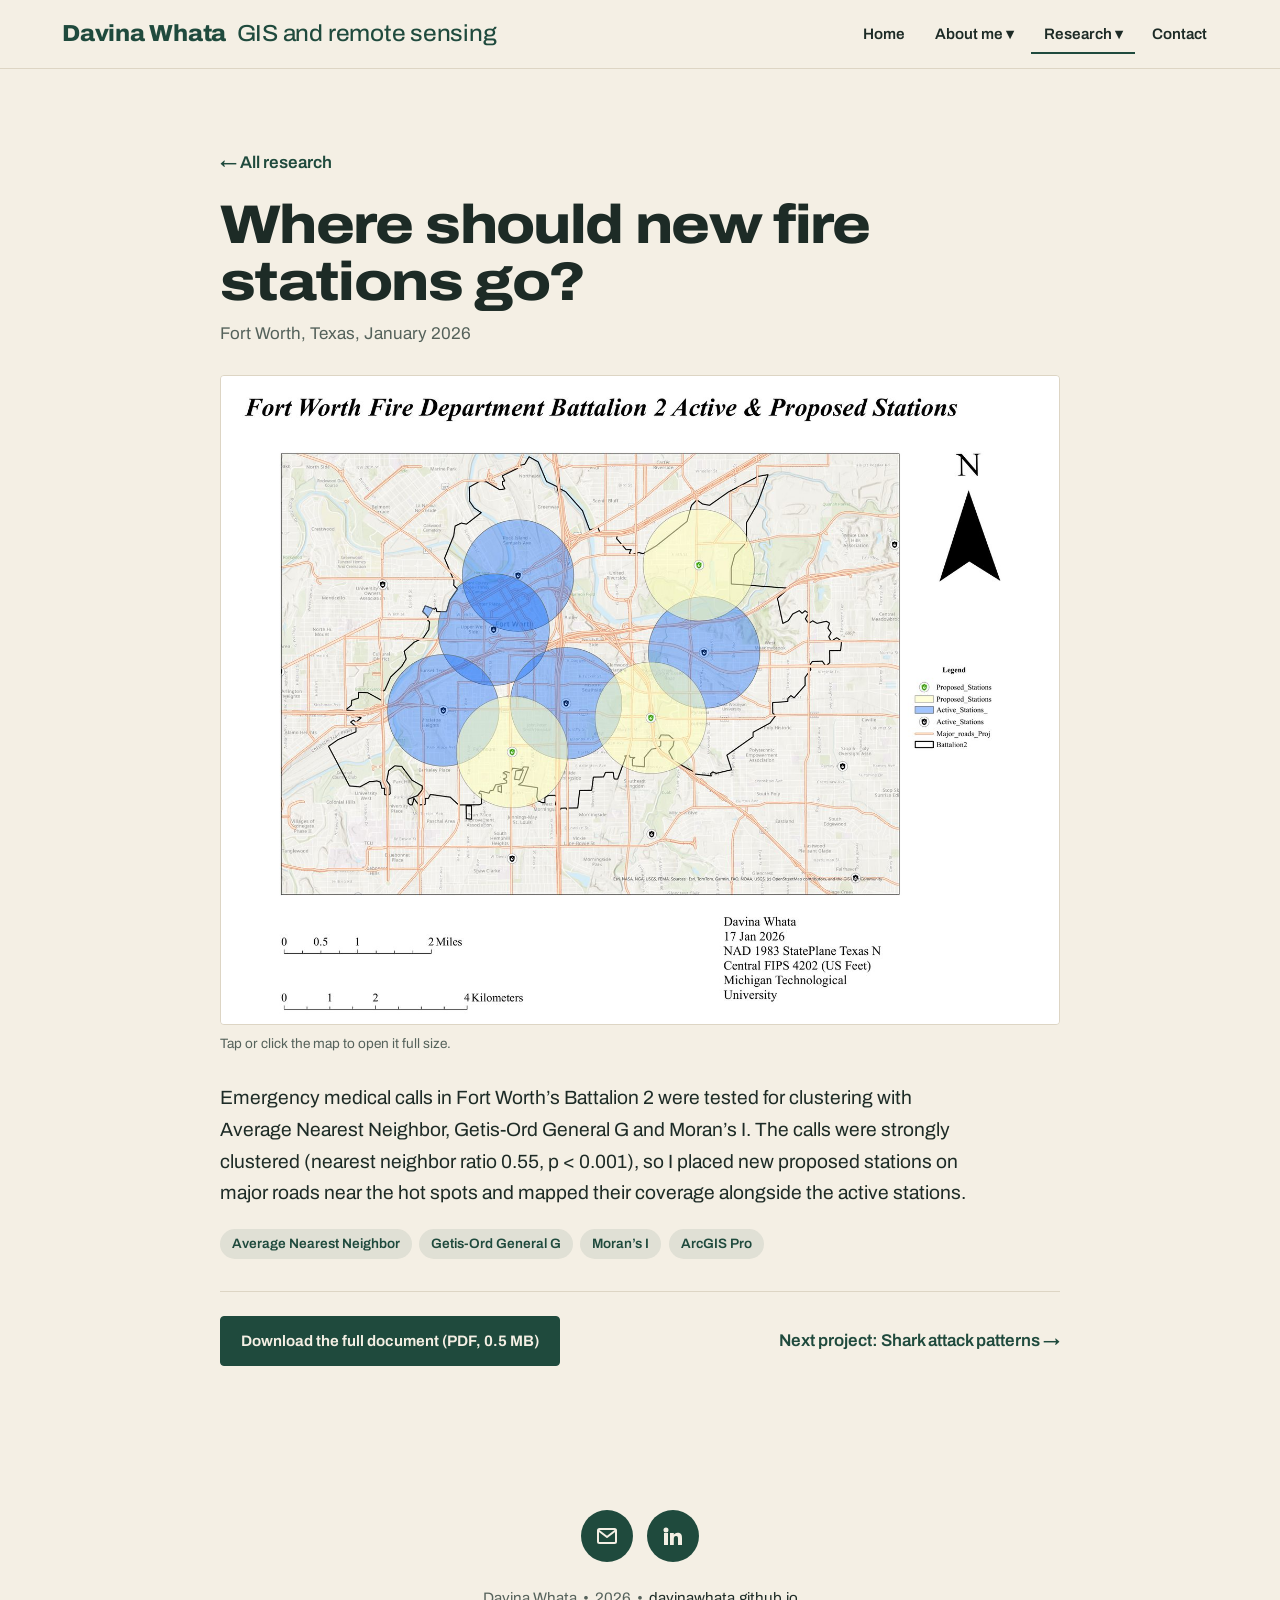
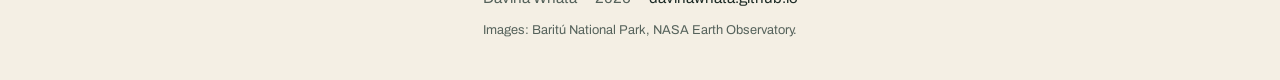
<file: research-fort-worth-fire-stations.html>
<!DOCTYPE html>
<html lang="en">
<head>
  <meta charset="UTF-8">
  <meta name="color-scheme" content="light">
  <meta name="viewport" content="width=device-width, initial-scale=1">
  
  <title>Where should new fire stations go? – Davina Whata</title>
  <meta name="description" content="Emergency medical calls in Fort Worth’s Battalion 2 were tested for clustering with Average Nearest Neighbor, Getis-Ord General G and Moran’s I. The c">
  <link rel="preconnect" href="https://fonts.googleapis.com">
  <link rel="preconnect" href="https://fonts.gstatic.com" crossorigin>
  <link href="https://fonts.googleapis.com/css2?family=Archivo:wdth,wght@62..125,400..800&display=swap" rel="stylesheet">
  <link rel="stylesheet" href="css/style.css">
</head>
<body>
  <a class="skip" href="#main">Skip to content</a>

  <nav class="site-nav" aria-label="Main">
    <div class="wrap">
      
      <a class="brand" href="index.html" title="Back to home">Davina Whata<span class="brand-role">GIS and remote sensing</span></a>
      <button class="nav-toggle" aria-expanded="false" aria-controls="nav-links">Menu</button>
      <ul class="nav-links" id="nav-links">
        <li><a href="index.html">Home</a></li>
        <li class="has-menu">
          <button type="button" class="menu-parent" aria-expanded="false">About me <span aria-hidden="true">▾</span></button>
          <ul class="submenu">
            <li><a href="about.html">Quick bio</a></li>
            <li><a href="cv.html">CV</a></li>
          </ul>
        </li>
        <li class="has-menu is-current">
          <button type="button" class="menu-parent" aria-expanded="false">Research <span aria-hidden="true">▾</span></button>
          <ul class="submenu submenu-right">
            <li><a href="research.html">All projects</a></li>
            <li><a href="research-sentinel-image-processing.html">Satellite and underwater imagery</a></li>
            <li><a href="research-lake-michigan-buoys.html">Lake Michigan buoys</a></li>
            <li><a href="research-fort-worth-fire-stations.html" aria-current="page">Fire station planning</a></li>
            <li><a href="research-california-shark-attacks.html">Shark attack patterns</a></li>
            <li><a href="research-upper-peninsula-kriging.html">Elevation kriging</a></li>
            <li><a href="research-washington-snow-depth.html">Snow depth modeling</a></li>
            <li><a href="research-ecuador-jaguarundi-habitat.html">Jaguarundi habitat</a></li>
          </ul>
        </li>
        <li><a href="contact.html">Contact</a></li>
      </ul>
    </div>
  </nav>

  <main id="main" class="page">
    <article class="wrap project-page">
      <a class="back-link" href="research.html">← All research</a>
      <h1 class="page-title">Where should new fire stations go?</h1>
      <p class="project-meta">Fort Worth, Texas, January 2026</p>
      <figure class="project-figure">
        <a href="images/research-fort-worth-fire-stations.jpg" target="_blank" rel="noopener"><img src="images/research-fort-worth-fire-stations.jpg" alt="Map of Fort Worth Battalion 2 with active and proposed fire stations and their coverage buffers"></a>
        <figcaption class="zoom-hint">Tap or click the map to open it full size.</figcaption>
      </figure>
      <p class="project-desc">Emergency medical calls in Fort Worth’s Battalion 2 were tested for clustering with Average Nearest Neighbor, Getis-Ord General G and Moran’s I. The calls were strongly clustered (nearest neighbor ratio 0.55, p < 0.001), so I placed new proposed stations on major roads near the hot spots and mapped their coverage alongside the active stations.</p>
      <ul class="tags"><li>Average Nearest Neighbor</li><li>Getis-Ord General G</li><li>Moran’s I</li><li>ArcGIS Pro</li></ul>
      <div class="project-actions">
        <div class="download-row">
          <a class="button solid" href="docs/fort-worth-fire-stations.pdf" download>Download the full document (PDF, 0.5 MB)</a>
        </div>
        <a class="next-link" href="research-california-shark-attacks.html">Next project: Shark attack patterns →</a>
      </div>
    </article>
  </main>

  <footer class="site-footer">
    <div class="wrap">
      <ul class="socials">
        <li><a href="mailto:dtwhata@mtu.edu" title="Email me">
          <svg viewBox="0 0 24 24" fill="none" stroke="currentColor" stroke-width="2" stroke-linejoin="round" aria-hidden="true"><rect x="3" y="5" width="18" height="14" rx="1.5"/><path d="m3.5 6.5 8.5 6.5 8.5-6.5"/></svg>
          <span class="sr-only">Email me</span></a></li>
        <li><a href="https://www.linkedin.com/in/davina-whata/" title="LinkedIn">
          <svg viewBox="0 0 24 24" fill="currentColor" aria-hidden="true"><path d="M4.98 3.5a2.5 2.5 0 1 1 0 5 2.5 2.5 0 0 1 0-5zM3 9h4v12H3zM9 9h3.8v1.7h.05c.53-1 1.83-2.05 3.77-2.05C20.6 8.65 21 11.2 21 14.4V21h-4v-5.8c0-1.4-.03-3.2-1.95-3.2-1.95 0-2.25 1.5-2.25 3.1V21H9z"/></svg>
          <span class="sr-only">LinkedIn</span></a></li>
      </ul>
      <p class="fineprint">Davina Whata &nbsp;•&nbsp; <span id="year">2026</span> &nbsp;•&nbsp; <a href="index.html">davinawhata.github.io</a></p>
      <p class="credits">Images: Baritú National Park, NASA Earth Observatory.</p>
    </div>
  </footer>

  <script>
    // Mobile menu
    (function () {
      var toggle = document.querySelector('.nav-toggle');
      var links = document.getElementById('nav-links');
      toggle.addEventListener('click', function () {
        var open = links.classList.toggle('open');
        toggle.setAttribute('aria-expanded', open);
      });
      links.addEventListener('click', function (e) {
        if (e.target.tagName === 'A') {
          links.classList.remove('open');
          toggle.setAttribute('aria-expanded', 'false');
        }
      });
    })();

    // "About me" dropdown
    (function () {
      document.querySelectorAll('.menu-parent').forEach(function (btn) {
        btn.addEventListener('click', function () {
          var open = btn.parentElement.classList.toggle('open');
          btn.setAttribute('aria-expanded', open);
        });
      });
      document.addEventListener('click', function (e) {
        document.querySelectorAll('.has-menu.open').forEach(function (m) {
          if (!m.contains(e.target)) {
            m.classList.remove('open');
            m.querySelector('.menu-parent').setAttribute('aria-expanded', 'false');
          }
        });
      });
    })();


    document.getElementById('year').textContent = new Date().getFullYear();
  </script>
</body>
</html>
</file>
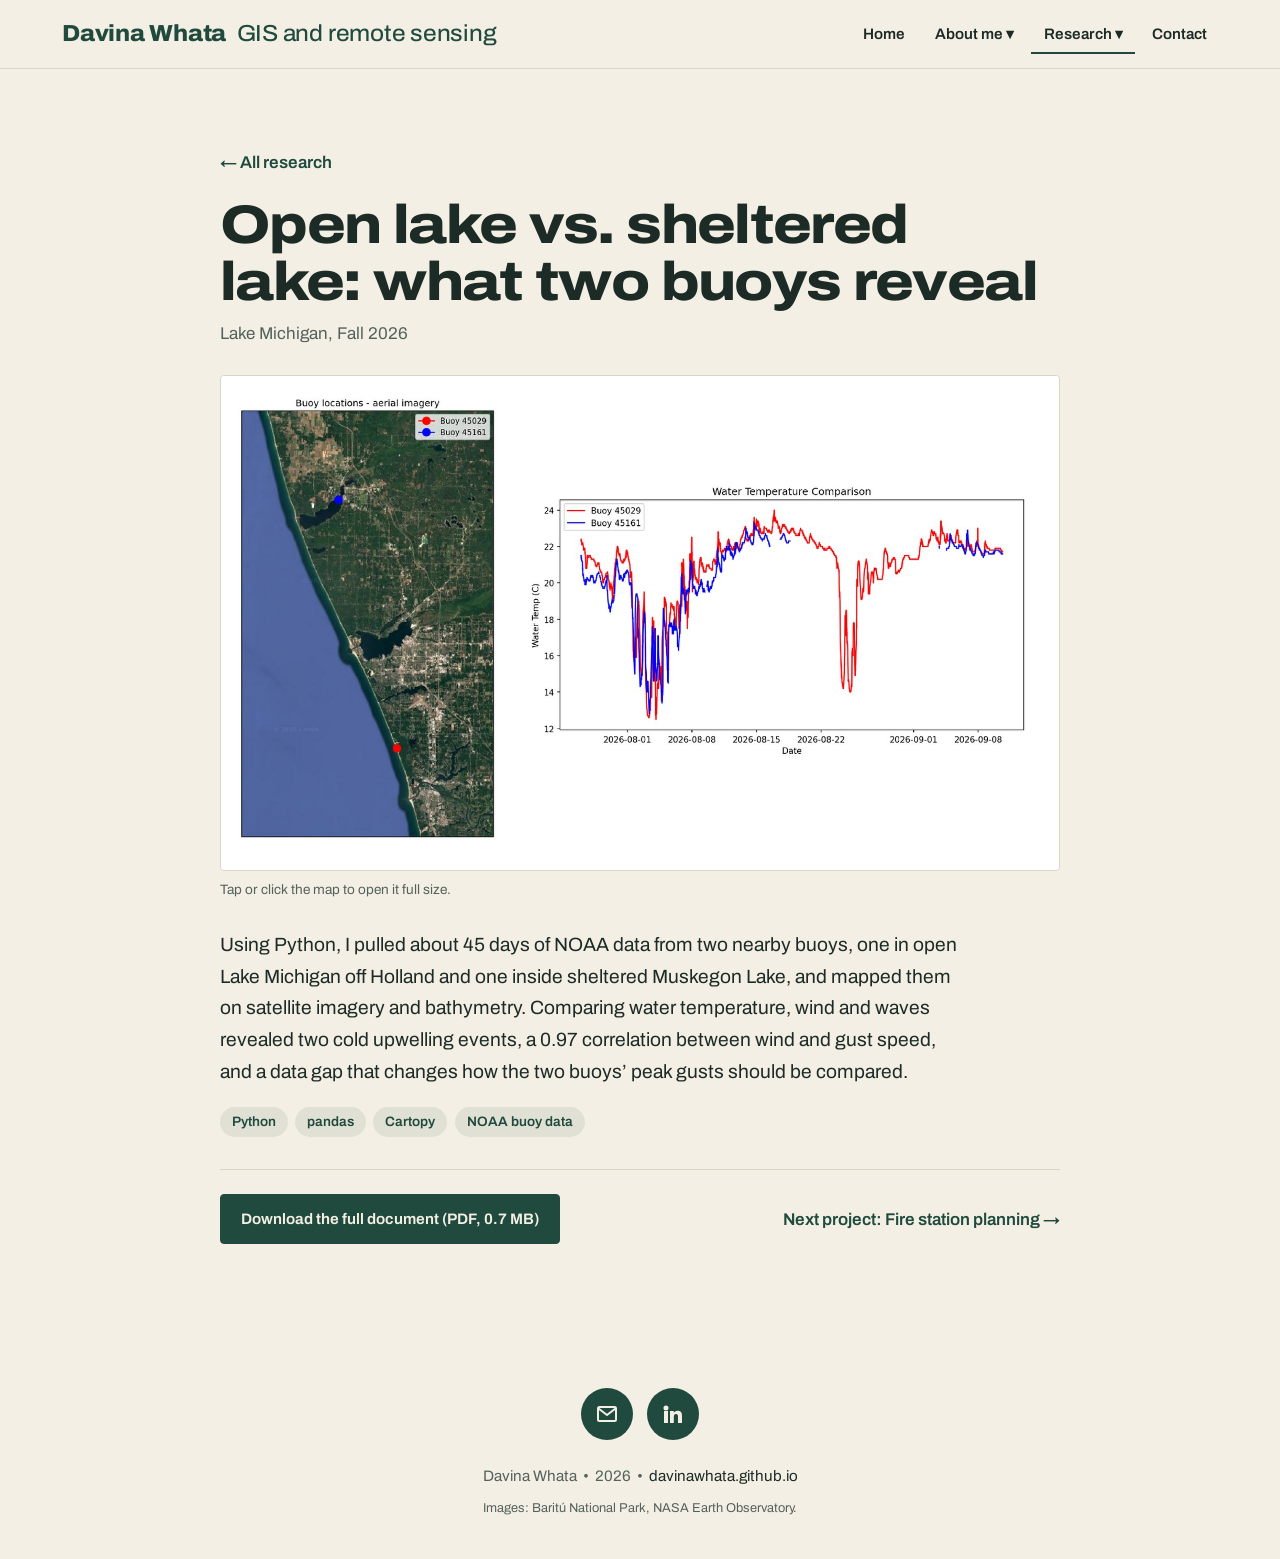
<file: research-lake-michigan-buoys.html>
<!DOCTYPE html>
<html lang="en">
<head>
  <meta charset="UTF-8">
  <meta name="color-scheme" content="light">
  <meta name="viewport" content="width=device-width, initial-scale=1">
  
  <title>Open lake vs. sheltered lake: what two buoys reveal – Davina Whata</title>
  <meta name="description" content="Using Python, I pulled about 45 days of NOAA data from two nearby buoys, one in open Lake Michigan off Holland and one inside sheltered Muskegon Lake,">
  <link rel="preconnect" href="https://fonts.googleapis.com">
  <link rel="preconnect" href="https://fonts.gstatic.com" crossorigin>
  <link href="https://fonts.googleapis.com/css2?family=Archivo:wdth,wght@62..125,400..800&display=swap" rel="stylesheet">
  <link rel="stylesheet" href="css/style.css">
</head>
<body>
  <a class="skip" href="#main">Skip to content</a>

  <nav class="site-nav" aria-label="Main">
    <div class="wrap">
      
      <a class="brand" href="index.html" title="Back to home">Davina Whata<span class="brand-role">GIS and remote sensing</span></a>
      <button class="nav-toggle" aria-expanded="false" aria-controls="nav-links">Menu</button>
      <ul class="nav-links" id="nav-links">
        <li><a href="index.html">Home</a></li>
        <li class="has-menu">
          <button type="button" class="menu-parent" aria-expanded="false">About me <span aria-hidden="true">▾</span></button>
          <ul class="submenu">
            <li><a href="about.html">Quick bio</a></li>
            <li><a href="cv.html">CV</a></li>
          </ul>
        </li>
        <li class="has-menu is-current">
          <button type="button" class="menu-parent" aria-expanded="false">Research <span aria-hidden="true">▾</span></button>
          <ul class="submenu submenu-right">
            <li><a href="research.html">All projects</a></li>
            <li><a href="research-sentinel-image-processing.html">Satellite and underwater imagery</a></li>
            <li><a href="research-lake-michigan-buoys.html" aria-current="page">Lake Michigan buoys</a></li>
            <li><a href="research-fort-worth-fire-stations.html">Fire station planning</a></li>
            <li><a href="research-california-shark-attacks.html">Shark attack patterns</a></li>
            <li><a href="research-upper-peninsula-kriging.html">Elevation kriging</a></li>
            <li><a href="research-washington-snow-depth.html">Snow depth modeling</a></li>
            <li><a href="research-ecuador-jaguarundi-habitat.html">Jaguarundi habitat</a></li>
          </ul>
        </li>
        <li><a href="contact.html">Contact</a></li>
      </ul>
    </div>
  </nav>

  <main id="main" class="page">
    <article class="wrap project-page">
      <a class="back-link" href="research.html">← All research</a>
      <h1 class="page-title">Open lake vs. sheltered lake: what two buoys reveal</h1>
      <p class="project-meta">Lake Michigan, Fall 2026</p>
      <figure class="project-figure">
        <a href="images/research-lake-michigan-buoys.jpg" target="_blank" rel="noopener"><img src="images/research-lake-michigan-buoys.jpg" alt="Satellite map of the two buoy locations beside a chart comparing their water temperatures"></a>
        <figcaption class="zoom-hint">Tap or click the map to open it full size.</figcaption>
      </figure>
      <p class="project-desc">Using Python, I pulled about 45 days of NOAA data from two nearby buoys, one in open Lake Michigan off Holland and one inside sheltered Muskegon Lake, and mapped them on satellite imagery and bathymetry. Comparing water temperature, wind and waves revealed two cold upwelling events, a 0.97 correlation between wind and gust speed, and a data gap that changes how the two buoys’ peak gusts should be compared.</p>
      <ul class="tags"><li>Python</li><li>pandas</li><li>Cartopy</li><li>NOAA buoy data</li></ul>
      <div class="project-actions">
        <div class="download-row">
          <a class="button solid" href="docs/lake-michigan-buoys.pdf" download>Download the full document (PDF, 0.7 MB)</a>
        </div>
        <a class="next-link" href="research-fort-worth-fire-stations.html">Next project: Fire station planning →</a>
      </div>
    </article>
  </main>

  <footer class="site-footer">
    <div class="wrap">
      <ul class="socials">
        <li><a href="mailto:dtwhata@mtu.edu" title="Email me">
          <svg viewBox="0 0 24 24" fill="none" stroke="currentColor" stroke-width="2" stroke-linejoin="round" aria-hidden="true"><rect x="3" y="5" width="18" height="14" rx="1.5"/><path d="m3.5 6.5 8.5 6.5 8.5-6.5"/></svg>
          <span class="sr-only">Email me</span></a></li>
        <li><a href="https://www.linkedin.com/in/davina-whata/" title="LinkedIn">
          <svg viewBox="0 0 24 24" fill="currentColor" aria-hidden="true"><path d="M4.98 3.5a2.5 2.5 0 1 1 0 5 2.5 2.5 0 0 1 0-5zM3 9h4v12H3zM9 9h3.8v1.7h.05c.53-1 1.83-2.05 3.77-2.05C20.6 8.65 21 11.2 21 14.4V21h-4v-5.8c0-1.4-.03-3.2-1.95-3.2-1.95 0-2.25 1.5-2.25 3.1V21H9z"/></svg>
          <span class="sr-only">LinkedIn</span></a></li>
      </ul>
      <p class="fineprint">Davina Whata &nbsp;•&nbsp; <span id="year">2026</span> &nbsp;•&nbsp; <a href="index.html">davinawhata.github.io</a></p>
      <p class="credits">Images: Baritú National Park, NASA Earth Observatory.</p>
    </div>
  </footer>

  <script>
    // Mobile menu
    (function () {
      var toggle = document.querySelector('.nav-toggle');
      var links = document.getElementById('nav-links');
      toggle.addEventListener('click', function () {
        var open = links.classList.toggle('open');
        toggle.setAttribute('aria-expanded', open);
      });
      links.addEventListener('click', function (e) {
        if (e.target.tagName === 'A') {
          links.classList.remove('open');
          toggle.setAttribute('aria-expanded', 'false');
        }
      });
    })();

    // "About me" dropdown
    (function () {
      document.querySelectorAll('.menu-parent').forEach(function (btn) {
        btn.addEventListener('click', function () {
          var open = btn.parentElement.classList.toggle('open');
          btn.setAttribute('aria-expanded', open);
        });
      });
      document.addEventListener('click', function (e) {
        document.querySelectorAll('.has-menu.open').forEach(function (m) {
          if (!m.contains(e.target)) {
            m.classList.remove('open');
            m.querySelector('.menu-parent').setAttribute('aria-expanded', 'false');
          }
        });
      });
    })();


    document.getElementById('year').textContent = new Date().getFullYear();
  </script>
</body>
</html>
</file>
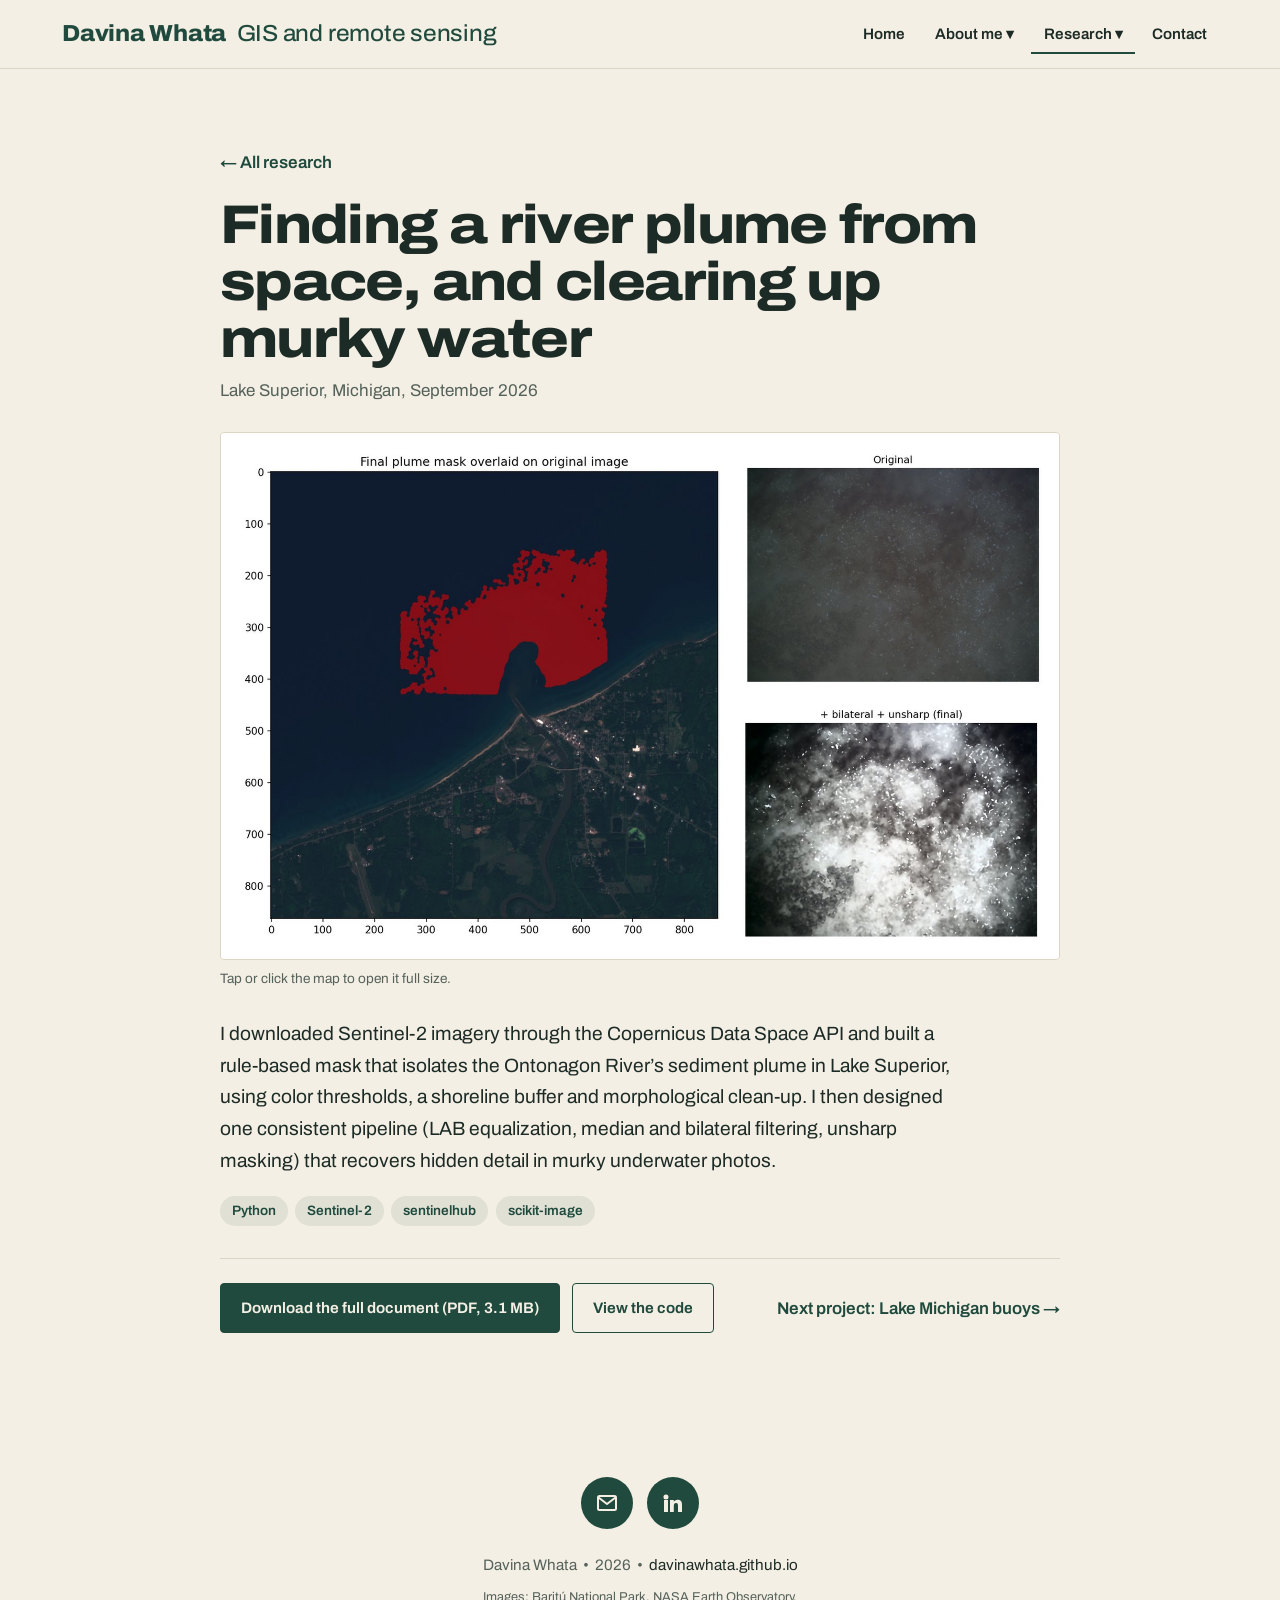
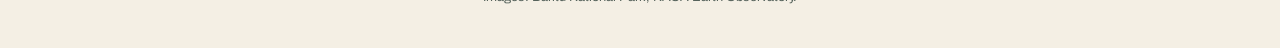
<file: research-sentinel-image-processing.html>
<!DOCTYPE html>
<html lang="en">
<head>
  <meta charset="UTF-8">
  <meta name="color-scheme" content="light">
  <meta name="viewport" content="width=device-width, initial-scale=1">
  
  <title>Finding a river plume from space, and clearing up murky water – Davina Whata</title>
  <meta name="description" content="I downloaded Sentinel-2 imagery through the Copernicus Data Space API and built a rule-based mask that isolates the Ontonagon River’s sediment plume i">
  <link rel="preconnect" href="https://fonts.googleapis.com">
  <link rel="preconnect" href="https://fonts.gstatic.com" crossorigin>
  <link href="https://fonts.googleapis.com/css2?family=Archivo:wdth,wght@62..125,400..800&display=swap" rel="stylesheet">
  <link rel="stylesheet" href="css/style.css">
</head>
<body>
  <a class="skip" href="#main">Skip to content</a>

  <nav class="site-nav" aria-label="Main">
    <div class="wrap">
      
      <a class="brand" href="index.html" title="Back to home">Davina Whata<span class="brand-role">GIS and remote sensing</span></a>
      <button class="nav-toggle" aria-expanded="false" aria-controls="nav-links">Menu</button>
      <ul class="nav-links" id="nav-links">
        <li><a href="index.html">Home</a></li>
        <li class="has-menu">
          <button type="button" class="menu-parent" aria-expanded="false">About me <span aria-hidden="true">▾</span></button>
          <ul class="submenu">
            <li><a href="about.html">Quick bio</a></li>
            <li><a href="cv.html">CV</a></li>
          </ul>
        </li>
        <li class="has-menu is-current">
          <button type="button" class="menu-parent" aria-expanded="false">Research <span aria-hidden="true">▾</span></button>
          <ul class="submenu submenu-right">
            <li><a href="research.html">All projects</a></li>
            <li><a href="research-sentinel-image-processing.html" aria-current="page">Satellite and underwater imagery</a></li>
            <li><a href="research-lake-michigan-buoys.html">Lake Michigan buoys</a></li>
            <li><a href="research-fort-worth-fire-stations.html">Fire station planning</a></li>
            <li><a href="research-california-shark-attacks.html">Shark attack patterns</a></li>
            <li><a href="research-upper-peninsula-kriging.html">Elevation kriging</a></li>
            <li><a href="research-washington-snow-depth.html">Snow depth modeling</a></li>
            <li><a href="research-ecuador-jaguarundi-habitat.html">Jaguarundi habitat</a></li>
          </ul>
        </li>
        <li><a href="contact.html">Contact</a></li>
      </ul>
    </div>
  </nav>

  <main id="main" class="page">
    <article class="wrap project-page">
      <a class="back-link" href="research.html">← All research</a>
      <h1 class="page-title">Finding a river plume from space, and clearing up murky water</h1>
      <p class="project-meta">Lake Superior, Michigan, September 2026</p>
      <figure class="project-figure">
        <a href="images/research-sentinel-image-processing.jpg" target="_blank" rel="noopener"><img src="images/research-sentinel-image-processing.jpg" alt="Sentinel-2 image of the Ontonagon River mouth with the plume mask in red, beside an underwater photo before and after enhancement"></a>
        <figcaption class="zoom-hint">Tap or click the map to open it full size.</figcaption>
      </figure>
      <p class="project-desc">I downloaded Sentinel-2 imagery through the Copernicus Data Space API and built a rule-based mask that isolates the Ontonagon River’s sediment plume in Lake Superior, using color thresholds, a shoreline buffer and morphological clean-up. I then designed one consistent pipeline (LAB equalization, median and bilateral filtering, unsharp masking) that recovers hidden detail in murky underwater photos.</p>
      <ul class="tags"><li>Python</li><li>Sentinel-2</li><li>sentinelhub</li><li>scikit-image</li></ul>
      <div class="project-actions">
        <div class="download-row">
          <a class="button solid" href="docs/sentinel-image-processing.pdf" download>Download the full document (PDF, 3.1 MB)</a>
          <a class="button" href="code-sentinel-image-processing.html">View the code</a>
        </div>
        <a class="next-link" href="research-lake-michigan-buoys.html">Next project: Lake Michigan buoys →</a>
      </div>
    </article>
  </main>

  <footer class="site-footer">
    <div class="wrap">
      <ul class="socials">
        <li><a href="mailto:dtwhata@mtu.edu" title="Email me">
          <svg viewBox="0 0 24 24" fill="none" stroke="currentColor" stroke-width="2" stroke-linejoin="round" aria-hidden="true"><rect x="3" y="5" width="18" height="14" rx="1.5"/><path d="m3.5 6.5 8.5 6.5 8.5-6.5"/></svg>
          <span class="sr-only">Email me</span></a></li>
        <li><a href="https://www.linkedin.com/in/davina-whata/" title="LinkedIn">
          <svg viewBox="0 0 24 24" fill="currentColor" aria-hidden="true"><path d="M4.98 3.5a2.5 2.5 0 1 1 0 5 2.5 2.5 0 0 1 0-5zM3 9h4v12H3zM9 9h3.8v1.7h.05c.53-1 1.83-2.05 3.77-2.05C20.6 8.65 21 11.2 21 14.4V21h-4v-5.8c0-1.4-.03-3.2-1.95-3.2-1.95 0-2.25 1.5-2.25 3.1V21H9z"/></svg>
          <span class="sr-only">LinkedIn</span></a></li>
      </ul>
      <p class="fineprint">Davina Whata &nbsp;•&nbsp; <span id="year">2026</span> &nbsp;•&nbsp; <a href="index.html">davinawhata.github.io</a></p>
      <p class="credits">Images: Baritú National Park, NASA Earth Observatory.</p>
    </div>
  </footer>

  <script>
    // Mobile menu
    (function () {
      var toggle = document.querySelector('.nav-toggle');
      var links = document.getElementById('nav-links');
      toggle.addEventListener('click', function () {
        var open = links.classList.toggle('open');
        toggle.setAttribute('aria-expanded', open);
      });
      links.addEventListener('click', function (e) {
        if (e.target.tagName === 'A') {
          links.classList.remove('open');
          toggle.setAttribute('aria-expanded', 'false');
        }
      });
    })();

    // "About me" dropdown
    (function () {
      document.querySelectorAll('.menu-parent').forEach(function (btn) {
        btn.addEventListener('click', function () {
          var open = btn.parentElement.classList.toggle('open');
          btn.setAttribute('aria-expanded', open);
        });
      });
      document.addEventListener('click', function (e) {
        document.querySelectorAll('.has-menu.open').forEach(function (m) {
          if (!m.contains(e.target)) {
            m.classList.remove('open');
            m.querySelector('.menu-parent').setAttribute('aria-expanded', 'false');
          }
        });
      });
    })();


    document.getElementById('year').textContent = new Date().getFullYear();
  </script>
</body>
</html>
</file>
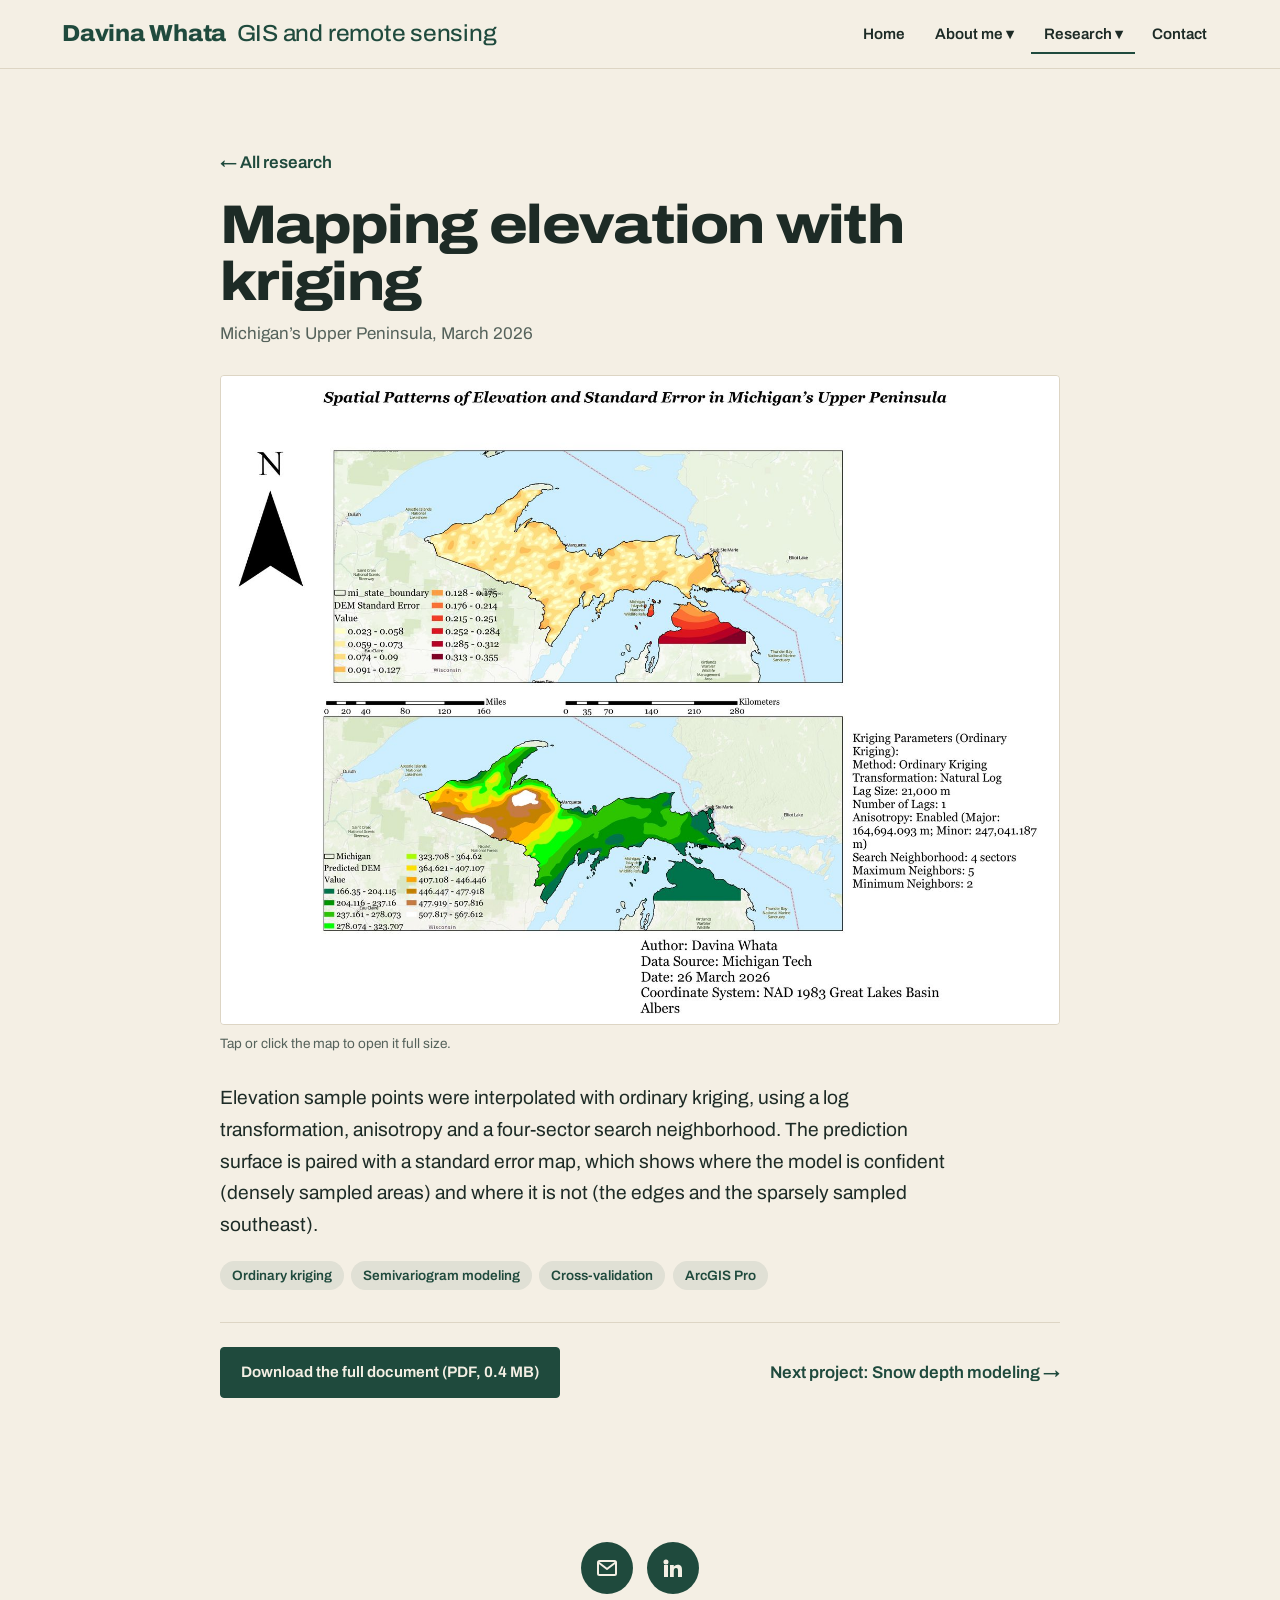
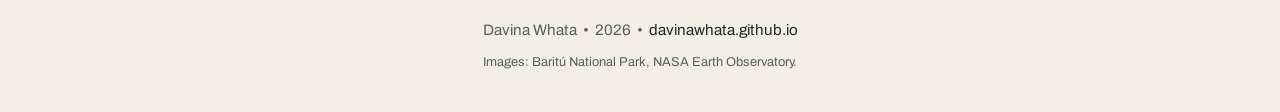
<file: research-upper-peninsula-kriging.html>
<!DOCTYPE html>
<html lang="en">
<head>
  <meta charset="UTF-8">
  <meta name="color-scheme" content="light">
  <meta name="viewport" content="width=device-width, initial-scale=1">
  
  <title>Mapping elevation with kriging – Davina Whata</title>
  <meta name="description" content="Elevation sample points were interpolated with ordinary kriging, using a log transformation, anisotropy and a four-sector search neighborhood. The pre">
  <link rel="preconnect" href="https://fonts.googleapis.com">
  <link rel="preconnect" href="https://fonts.gstatic.com" crossorigin>
  <link href="https://fonts.googleapis.com/css2?family=Archivo:wdth,wght@62..125,400..800&display=swap" rel="stylesheet">
  <link rel="stylesheet" href="css/style.css">
</head>
<body>
  <a class="skip" href="#main">Skip to content</a>

  <nav class="site-nav" aria-label="Main">
    <div class="wrap">
      
      <a class="brand" href="index.html" title="Back to home">Davina Whata<span class="brand-role">GIS and remote sensing</span></a>
      <button class="nav-toggle" aria-expanded="false" aria-controls="nav-links">Menu</button>
      <ul class="nav-links" id="nav-links">
        <li><a href="index.html">Home</a></li>
        <li class="has-menu">
          <button type="button" class="menu-parent" aria-expanded="false">About me <span aria-hidden="true">▾</span></button>
          <ul class="submenu">
            <li><a href="about.html">Quick bio</a></li>
            <li><a href="cv.html">CV</a></li>
          </ul>
        </li>
        <li class="has-menu is-current">
          <button type="button" class="menu-parent" aria-expanded="false">Research <span aria-hidden="true">▾</span></button>
          <ul class="submenu submenu-right">
            <li><a href="research.html">All projects</a></li>
            <li><a href="research-sentinel-image-processing.html">Satellite and underwater imagery</a></li>
            <li><a href="research-lake-michigan-buoys.html">Lake Michigan buoys</a></li>
            <li><a href="research-fort-worth-fire-stations.html">Fire station planning</a></li>
            <li><a href="research-california-shark-attacks.html">Shark attack patterns</a></li>
            <li><a href="research-upper-peninsula-kriging.html" aria-current="page">Elevation kriging</a></li>
            <li><a href="research-washington-snow-depth.html">Snow depth modeling</a></li>
            <li><a href="research-ecuador-jaguarundi-habitat.html">Jaguarundi habitat</a></li>
          </ul>
        </li>
        <li><a href="contact.html">Contact</a></li>
      </ul>
    </div>
  </nav>

  <main id="main" class="page">
    <article class="wrap project-page">
      <a class="back-link" href="research.html">← All research</a>
      <h1 class="page-title">Mapping elevation with kriging</h1>
      <p class="project-meta">Michigan’s Upper Peninsula, March 2026</p>
      <figure class="project-figure">
        <a href="images/research-upper-peninsula-kriging.jpg" target="_blank" rel="noopener"><img src="images/research-upper-peninsula-kriging.jpg" alt="Two maps of Michigan’s Upper Peninsula: kriging standard error above and predicted elevation below"></a>
        <figcaption class="zoom-hint">Tap or click the map to open it full size.</figcaption>
      </figure>
      <p class="project-desc">Elevation sample points were interpolated with ordinary kriging, using a log transformation, anisotropy and a four-sector search neighborhood. The prediction surface is paired with a standard error map, which shows where the model is confident (densely sampled areas) and where it is not (the edges and the sparsely sampled southeast).</p>
      <ul class="tags"><li>Ordinary kriging</li><li>Semivariogram modeling</li><li>Cross-validation</li><li>ArcGIS Pro</li></ul>
      <div class="project-actions">
        <div class="download-row">
          <a class="button solid" href="docs/upper-peninsula-kriging.pdf" download>Download the full document (PDF, 0.4 MB)</a>
        </div>
        <a class="next-link" href="research-washington-snow-depth.html">Next project: Snow depth modeling →</a>
      </div>
    </article>
  </main>

  <footer class="site-footer">
    <div class="wrap">
      <ul class="socials">
        <li><a href="mailto:dtwhata@mtu.edu" title="Email me">
          <svg viewBox="0 0 24 24" fill="none" stroke="currentColor" stroke-width="2" stroke-linejoin="round" aria-hidden="true"><rect x="3" y="5" width="18" height="14" rx="1.5"/><path d="m3.5 6.5 8.5 6.5 8.5-6.5"/></svg>
          <span class="sr-only">Email me</span></a></li>
        <li><a href="https://www.linkedin.com/in/davina-whata/" title="LinkedIn">
          <svg viewBox="0 0 24 24" fill="currentColor" aria-hidden="true"><path d="M4.98 3.5a2.5 2.5 0 1 1 0 5 2.5 2.5 0 0 1 0-5zM3 9h4v12H3zM9 9h3.8v1.7h.05c.53-1 1.83-2.05 3.77-2.05C20.6 8.65 21 11.2 21 14.4V21h-4v-5.8c0-1.4-.03-3.2-1.95-3.2-1.95 0-2.25 1.5-2.25 3.1V21H9z"/></svg>
          <span class="sr-only">LinkedIn</span></a></li>
      </ul>
      <p class="fineprint">Davina Whata &nbsp;•&nbsp; <span id="year">2026</span> &nbsp;•&nbsp; <a href="index.html">davinawhata.github.io</a></p>
      <p class="credits">Images: Baritú National Park, NASA Earth Observatory.</p>
    </div>
  </footer>

  <script>
    // Mobile menu
    (function () {
      var toggle = document.querySelector('.nav-toggle');
      var links = document.getElementById('nav-links');
      toggle.addEventListener('click', function () {
        var open = links.classList.toggle('open');
        toggle.setAttribute('aria-expanded', open);
      });
      links.addEventListener('click', function (e) {
        if (e.target.tagName === 'A') {
          links.classList.remove('open');
          toggle.setAttribute('aria-expanded', 'false');
        }
      });
    })();

    // "About me" dropdown
    (function () {
      document.querySelectorAll('.menu-parent').forEach(function (btn) {
        btn.addEventListener('click', function () {
          var open = btn.parentElement.classList.toggle('open');
          btn.setAttribute('aria-expanded', open);
        });
      });
      document.addEventListener('click', function (e) {
        document.querySelectorAll('.has-menu.open').forEach(function (m) {
          if (!m.contains(e.target)) {
            m.classList.remove('open');
            m.querySelector('.menu-parent').setAttribute('aria-expanded', 'false');
          }
        });
      });
    })();


    document.getElementById('year').textContent = new Date().getFullYear();
  </script>
</body>
</html>
</file>
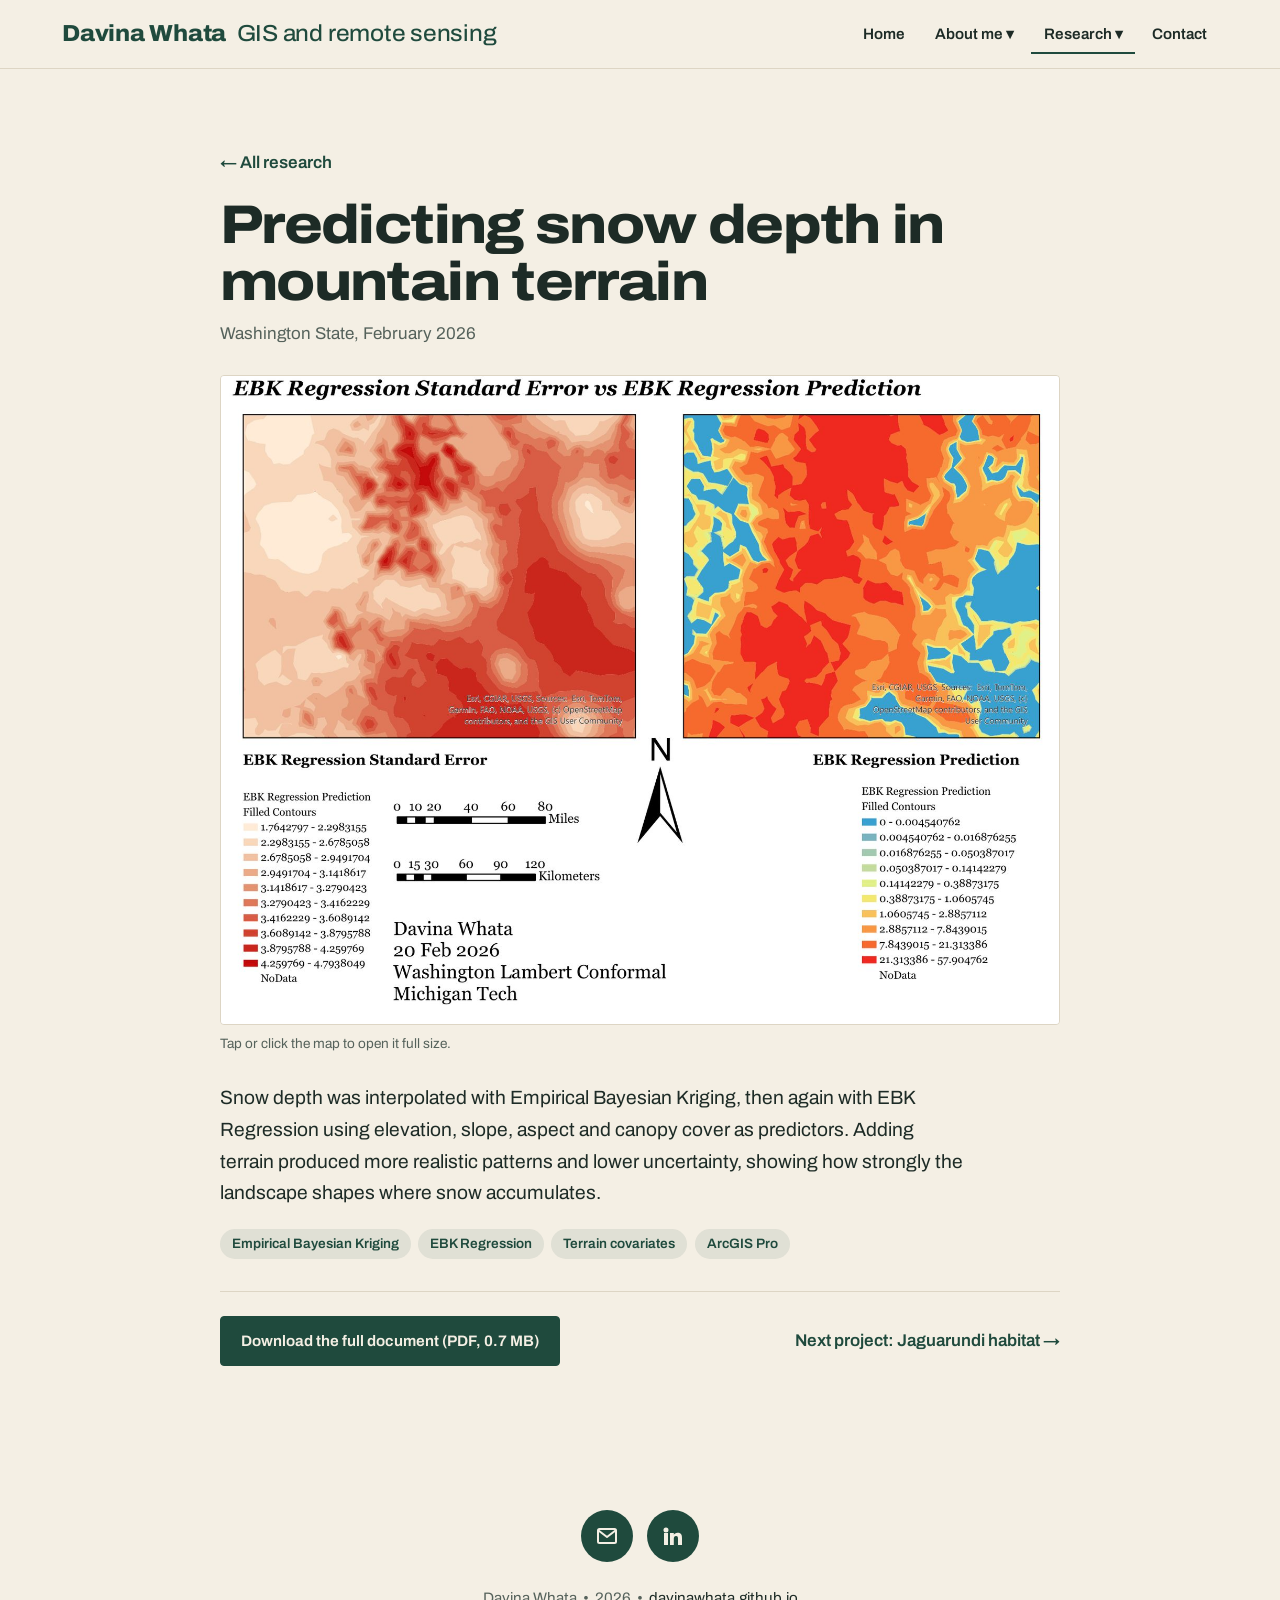
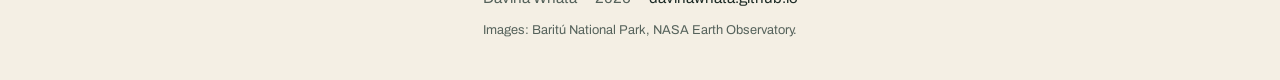
<file: research-washington-snow-depth.html>
<!DOCTYPE html>
<html lang="en">
<head>
  <meta charset="UTF-8">
  <meta name="color-scheme" content="light">
  <meta name="viewport" content="width=device-width, initial-scale=1">
  
  <title>Predicting snow depth in mountain terrain – Davina Whata</title>
  <meta name="description" content="Snow depth was interpolated with Empirical Bayesian Kriging, then again with EBK Regression using elevation, slope, aspect and canopy cover as predict">
  <link rel="preconnect" href="https://fonts.googleapis.com">
  <link rel="preconnect" href="https://fonts.gstatic.com" crossorigin>
  <link href="https://fonts.googleapis.com/css2?family=Archivo:wdth,wght@62..125,400..800&display=swap" rel="stylesheet">
  <link rel="stylesheet" href="css/style.css">
</head>
<body>
  <a class="skip" href="#main">Skip to content</a>

  <nav class="site-nav" aria-label="Main">
    <div class="wrap">
      
      <a class="brand" href="index.html" title="Back to home">Davina Whata<span class="brand-role">GIS and remote sensing</span></a>
      <button class="nav-toggle" aria-expanded="false" aria-controls="nav-links">Menu</button>
      <ul class="nav-links" id="nav-links">
        <li><a href="index.html">Home</a></li>
        <li class="has-menu">
          <button type="button" class="menu-parent" aria-expanded="false">About me <span aria-hidden="true">▾</span></button>
          <ul class="submenu">
            <li><a href="about.html">Quick bio</a></li>
            <li><a href="cv.html">CV</a></li>
          </ul>
        </li>
        <li class="has-menu is-current">
          <button type="button" class="menu-parent" aria-expanded="false">Research <span aria-hidden="true">▾</span></button>
          <ul class="submenu submenu-right">
            <li><a href="research.html">All projects</a></li>
            <li><a href="research-sentinel-image-processing.html">Satellite and underwater imagery</a></li>
            <li><a href="research-lake-michigan-buoys.html">Lake Michigan buoys</a></li>
            <li><a href="research-fort-worth-fire-stations.html">Fire station planning</a></li>
            <li><a href="research-california-shark-attacks.html">Shark attack patterns</a></li>
            <li><a href="research-upper-peninsula-kriging.html">Elevation kriging</a></li>
            <li><a href="research-washington-snow-depth.html" aria-current="page">Snow depth modeling</a></li>
            <li><a href="research-ecuador-jaguarundi-habitat.html">Jaguarundi habitat</a></li>
          </ul>
        </li>
        <li><a href="contact.html">Contact</a></li>
      </ul>
    </div>
  </nav>

  <main id="main" class="page">
    <article class="wrap project-page">
      <a class="back-link" href="research.html">← All research</a>
      <h1 class="page-title">Predicting snow depth in mountain terrain</h1>
      <p class="project-meta">Washington State, February 2026</p>
      <figure class="project-figure">
        <a href="images/research-washington-snow-depth.jpg" target="_blank" rel="noopener"><img src="images/research-washington-snow-depth.jpg" alt="Side-by-side maps of EBK Regression standard error and predicted snow depth in Washington"></a>
        <figcaption class="zoom-hint">Tap or click the map to open it full size.</figcaption>
      </figure>
      <p class="project-desc">Snow depth was interpolated with Empirical Bayesian Kriging, then again with EBK Regression using elevation, slope, aspect and canopy cover as predictors. Adding terrain produced more realistic patterns and lower uncertainty, showing how strongly the landscape shapes where snow accumulates.</p>
      <ul class="tags"><li>Empirical Bayesian Kriging</li><li>EBK Regression</li><li>Terrain covariates</li><li>ArcGIS Pro</li></ul>
      <div class="project-actions">
        <div class="download-row">
          <a class="button solid" href="docs/washington-snow-depth.pdf" download>Download the full document (PDF, 0.7 MB)</a>
        </div>
        <a class="next-link" href="research-ecuador-jaguarundi-habitat.html">Next project: Jaguarundi habitat →</a>
      </div>
    </article>
  </main>

  <footer class="site-footer">
    <div class="wrap">
      <ul class="socials">
        <li><a href="mailto:dtwhata@mtu.edu" title="Email me">
          <svg viewBox="0 0 24 24" fill="none" stroke="currentColor" stroke-width="2" stroke-linejoin="round" aria-hidden="true"><rect x="3" y="5" width="18" height="14" rx="1.5"/><path d="m3.5 6.5 8.5 6.5 8.5-6.5"/></svg>
          <span class="sr-only">Email me</span></a></li>
        <li><a href="https://www.linkedin.com/in/davina-whata/" title="LinkedIn">
          <svg viewBox="0 0 24 24" fill="currentColor" aria-hidden="true"><path d="M4.98 3.5a2.5 2.5 0 1 1 0 5 2.5 2.5 0 0 1 0-5zM3 9h4v12H3zM9 9h3.8v1.7h.05c.53-1 1.83-2.05 3.77-2.05C20.6 8.65 21 11.2 21 14.4V21h-4v-5.8c0-1.4-.03-3.2-1.95-3.2-1.95 0-2.25 1.5-2.25 3.1V21H9z"/></svg>
          <span class="sr-only">LinkedIn</span></a></li>
      </ul>
      <p class="fineprint">Davina Whata &nbsp;•&nbsp; <span id="year">2026</span> &nbsp;•&nbsp; <a href="index.html">davinawhata.github.io</a></p>
      <p class="credits">Images: Baritú National Park, NASA Earth Observatory.</p>
    </div>
  </footer>

  <script>
    // Mobile menu
    (function () {
      var toggle = document.querySelector('.nav-toggle');
      var links = document.getElementById('nav-links');
      toggle.addEventListener('click', function () {
        var open = links.classList.toggle('open');
        toggle.setAttribute('aria-expanded', open);
      });
      links.addEventListener('click', function (e) {
        if (e.target.tagName === 'A') {
          links.classList.remove('open');
          toggle.setAttribute('aria-expanded', 'false');
        }
      });
    })();

    // "About me" dropdown
    (function () {
      document.querySelectorAll('.menu-parent').forEach(function (btn) {
        btn.addEventListener('click', function () {
          var open = btn.parentElement.classList.toggle('open');
          btn.setAttribute('aria-expanded', open);
        });
      });
      document.addEventListener('click', function (e) {
        document.querySelectorAll('.has-menu.open').forEach(function (m) {
          if (!m.contains(e.target)) {
            m.classList.remove('open');
            m.querySelector('.menu-parent').setAttribute('aria-expanded', 'false');
          }
        });
      });
    })();


    document.getElementById('year').textContent = new Date().getFullYear();
  </script>
</body>
</html>
</file>
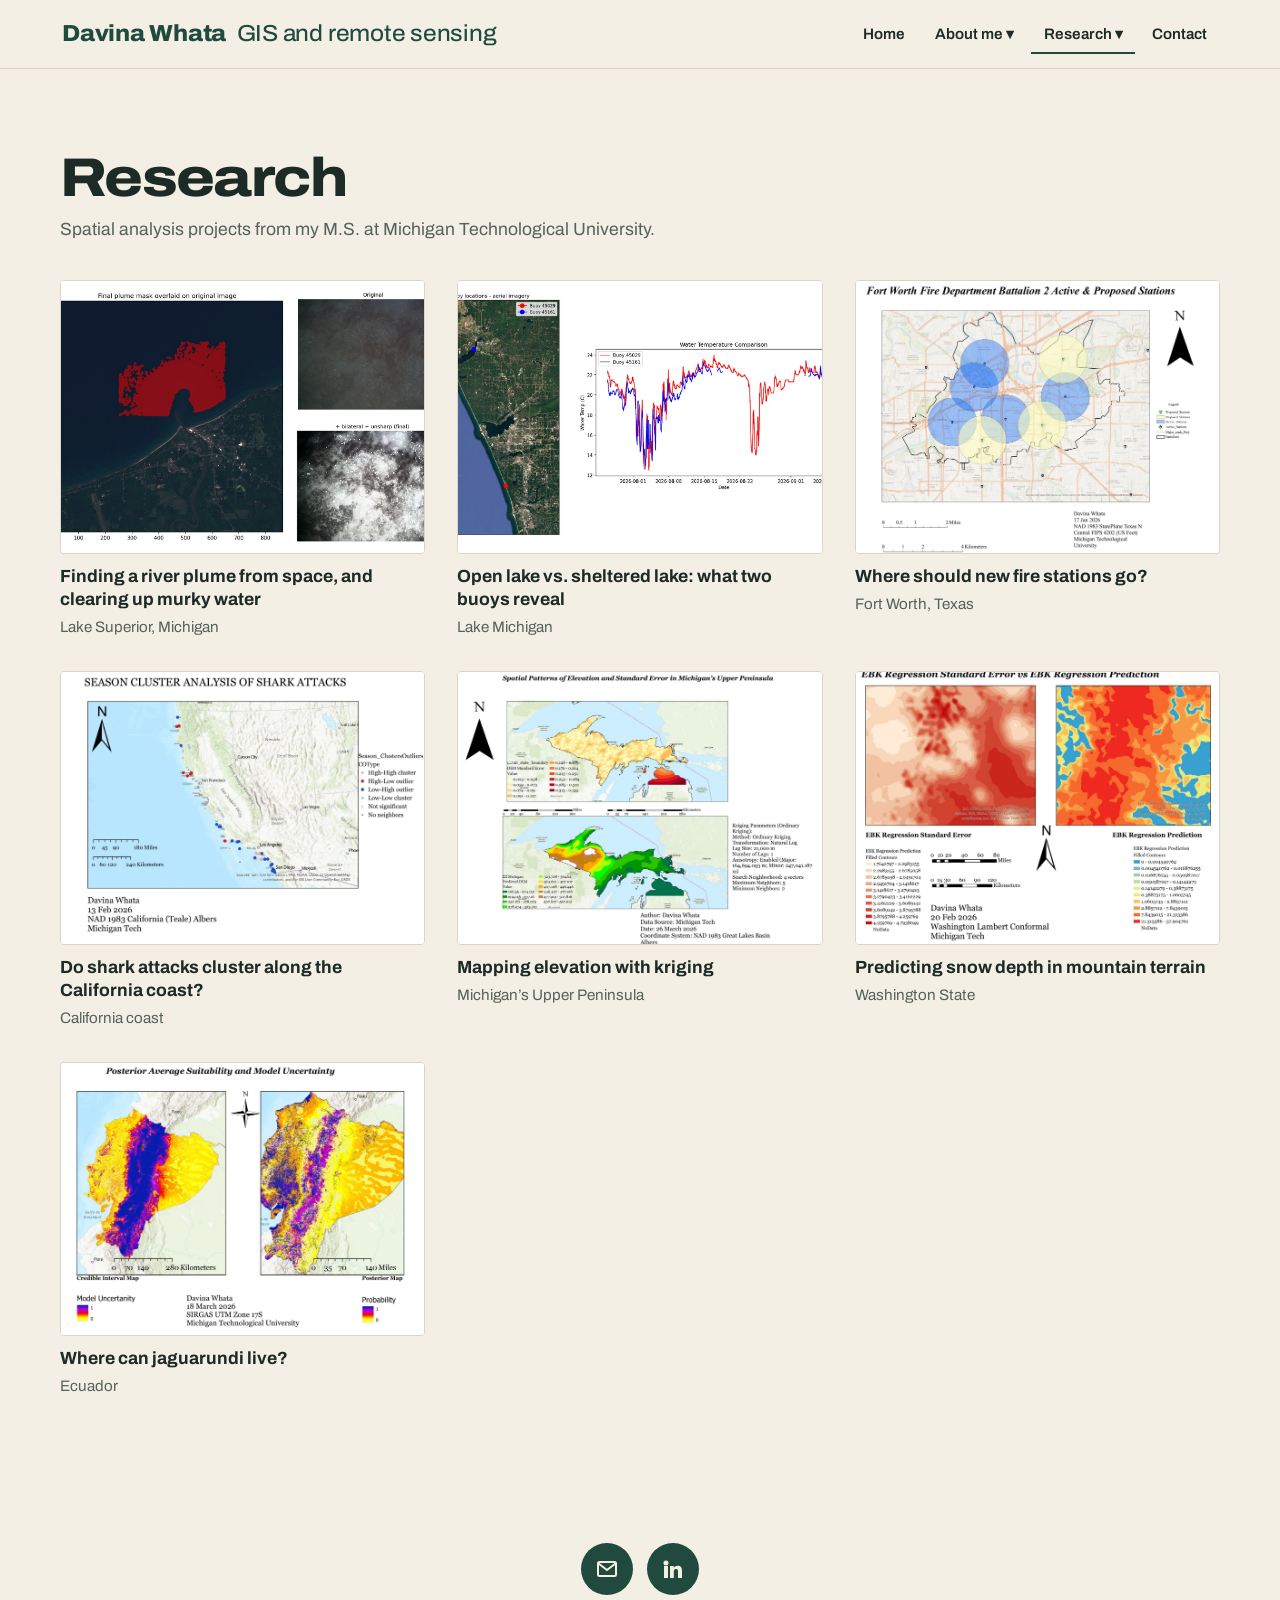
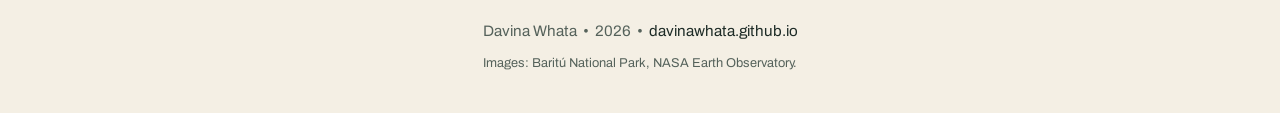
<file: research.html>
<!DOCTYPE html>
<html lang="en">
<head>
  <meta charset="UTF-8">
  <meta name="color-scheme" content="light">
  <meta name="viewport" content="width=device-width, initial-scale=1">
  
  <title>Research – Davina Whata</title>
  <meta name="description" content="Spatial analysis projects by Davina Whata.">
  <link rel="preconnect" href="https://fonts.googleapis.com">
  <link rel="preconnect" href="https://fonts.gstatic.com" crossorigin>
  <link href="https://fonts.googleapis.com/css2?family=Archivo:wdth,wght@62..125,400..800&display=swap" rel="stylesheet">
  <link rel="stylesheet" href="css/style.css">
</head>
<body>
  <a class="skip" href="#main">Skip to content</a>

  <nav class="site-nav" aria-label="Main">
    <div class="wrap">
      
      <a class="brand" href="index.html" title="Back to home">Davina Whata<span class="brand-role">GIS and remote sensing</span></a>
      <button class="nav-toggle" aria-expanded="false" aria-controls="nav-links">Menu</button>
      <ul class="nav-links" id="nav-links">
        <li><a href="index.html">Home</a></li>
        <li class="has-menu">
          <button type="button" class="menu-parent" aria-expanded="false">About me <span aria-hidden="true">▾</span></button>
          <ul class="submenu">
            <li><a href="about.html">Quick bio</a></li>
            <li><a href="cv.html">CV</a></li>
          </ul>
        </li>
        <li class="has-menu is-current">
          <button type="button" class="menu-parent" aria-expanded="false">Research <span aria-hidden="true">▾</span></button>
          <ul class="submenu submenu-right">
            <li><a href="research.html" aria-current="page">All projects</a></li>
            <li><a href="research-sentinel-image-processing.html">Satellite and underwater imagery</a></li>
            <li><a href="research-lake-michigan-buoys.html">Lake Michigan buoys</a></li>
            <li><a href="research-fort-worth-fire-stations.html">Fire station planning</a></li>
            <li><a href="research-california-shark-attacks.html">Shark attack patterns</a></li>
            <li><a href="research-upper-peninsula-kriging.html">Elevation kriging</a></li>
            <li><a href="research-washington-snow-depth.html">Snow depth modeling</a></li>
            <li><a href="research-ecuador-jaguarundi-habitat.html">Jaguarundi habitat</a></li>
          </ul>
        </li>
        <li><a href="contact.html">Contact</a></li>
      </ul>
    </div>
  </nav>

  <main id="main" class="page">
    <div class="wrap">
      <h1 class="page-title">Research</h1>
      <p class="page-intro">Spatial analysis projects from my M.S. at Michigan Technological University.</p>
      <ul class="project-grid">
          <li>
            <a class="project-card" href="research-sentinel-image-processing.html">
              <img src="images/research-sentinel-image-processing.jpg" alt="" loading="lazy">
              <span class="card-title">Finding a river plume from space, and clearing up murky water</span>
              <span class="card-place">Lake Superior, Michigan</span>
            </a>
          </li>
          <li>
            <a class="project-card" href="research-lake-michigan-buoys.html">
              <img src="images/research-lake-michigan-buoys.jpg" alt="" loading="lazy">
              <span class="card-title">Open lake vs. sheltered lake: what two buoys reveal</span>
              <span class="card-place">Lake Michigan</span>
            </a>
          </li>
          <li>
            <a class="project-card" href="research-fort-worth-fire-stations.html">
              <img src="images/research-fort-worth-fire-stations.jpg" alt="" loading="lazy">
              <span class="card-title">Where should new fire stations go?</span>
              <span class="card-place">Fort Worth, Texas</span>
            </a>
          </li>
          <li>
            <a class="project-card" href="research-california-shark-attacks.html">
              <img src="images/research-california-shark-attacks.jpg" alt="" loading="lazy">
              <span class="card-title">Do shark attacks cluster along the California coast?</span>
              <span class="card-place">California coast</span>
            </a>
          </li>
          <li>
            <a class="project-card" href="research-upper-peninsula-kriging.html">
              <img src="images/research-upper-peninsula-kriging.jpg" alt="" loading="lazy">
              <span class="card-title">Mapping elevation with kriging</span>
              <span class="card-place">Michigan’s Upper Peninsula</span>
            </a>
          </li>
          <li>
            <a class="project-card" href="research-washington-snow-depth.html">
              <img src="images/research-washington-snow-depth.jpg" alt="" loading="lazy">
              <span class="card-title">Predicting snow depth in mountain terrain</span>
              <span class="card-place">Washington State</span>
            </a>
          </li>
          <li>
            <a class="project-card" href="research-ecuador-jaguarundi-habitat.html">
              <img src="images/research-ecuador-jaguarundi-habitat.jpg" alt="" loading="lazy">
              <span class="card-title">Where can jaguarundi live?</span>
              <span class="card-place">Ecuador</span>
            </a>
          </li>
      </ul>
    </div>
  </main>

  <footer class="site-footer">
    <div class="wrap">
      <ul class="socials">
        <li><a href="mailto:dtwhata@mtu.edu" title="Email me">
          <svg viewBox="0 0 24 24" fill="none" stroke="currentColor" stroke-width="2" stroke-linejoin="round" aria-hidden="true"><rect x="3" y="5" width="18" height="14" rx="1.5"/><path d="m3.5 6.5 8.5 6.5 8.5-6.5"/></svg>
          <span class="sr-only">Email me</span></a></li>
        <li><a href="https://www.linkedin.com/in/davina-whata/" title="LinkedIn">
          <svg viewBox="0 0 24 24" fill="currentColor" aria-hidden="true"><path d="M4.98 3.5a2.5 2.5 0 1 1 0 5 2.5 2.5 0 0 1 0-5zM3 9h4v12H3zM9 9h3.8v1.7h.05c.53-1 1.83-2.05 3.77-2.05C20.6 8.65 21 11.2 21 14.4V21h-4v-5.8c0-1.4-.03-3.2-1.95-3.2-1.95 0-2.25 1.5-2.25 3.1V21H9z"/></svg>
          <span class="sr-only">LinkedIn</span></a></li>
      </ul>
      <p class="fineprint">Davina Whata &nbsp;•&nbsp; <span id="year">2026</span> &nbsp;•&nbsp; <a href="index.html">davinawhata.github.io</a></p>
      <p class="credits">Images: Baritú National Park, NASA Earth Observatory.</p>
    </div>
  </footer>

  <script>
    // Mobile menu
    (function () {
      var toggle = document.querySelector('.nav-toggle');
      var links = document.getElementById('nav-links');
      toggle.addEventListener('click', function () {
        var open = links.classList.toggle('open');
        toggle.setAttribute('aria-expanded', open);
      });
      links.addEventListener('click', function (e) {
        if (e.target.tagName === 'A') {
          links.classList.remove('open');
          toggle.setAttribute('aria-expanded', 'false');
        }
      });
    })();

    // "About me" dropdown
    (function () {
      document.querySelectorAll('.menu-parent').forEach(function (btn) {
        btn.addEventListener('click', function () {
          var open = btn.parentElement.classList.toggle('open');
          btn.setAttribute('aria-expanded', open);
        });
      });
      document.addEventListener('click', function (e) {
        document.querySelectorAll('.has-menu.open').forEach(function (m) {
          if (!m.contains(e.target)) {
            m.classList.remove('open');
            m.querySelector('.menu-parent').setAttribute('aria-expanded', 'false');
          }
        });
      });
    })();


    document.getElementById('year').textContent = new Date().getFullYear();
  </script>
</body>
</html>
</file>
<file: css/style.css>
/* =========================================================
   Site stylesheet – shared by every page
   Palette: forest green, warm cream and sage
   ========================================================= */

:root {
  --paper: #f4efe4;
  --surface: #fbf8f1;
  --ink: #1d2b26;
  --ink-soft: #55625b;
  --line: #ddd5c4;
  --green: #1f4a3d;
  --green-deep: #163a30;
  --cream: #f4efe4;
  --sage: #c7d1a8;

  --sans: "Archivo", "Helvetica Neue", Arial, sans-serif;
  --wrap: 1240px;
  --nav-h: 68px;

  color-scheme: light;
  box-sizing: border-box;
}

*, *::before, *::after { box-sizing: inherit; }

html { scroll-padding-top: var(--nav-h); }

body {
  margin: 0;
  background: var(--paper);
  color: var(--ink);
  font-family: var(--sans);
  font-size: 1.0625rem;
  line-height: 1.6;
  -webkit-font-smoothing: antialiased;
}


img { max-width: 100%; display: block; }
a { color: var(--green); text-underline-offset: 0.2em; }

:focus-visible {
  outline: 3px solid #d4b25e;
  outline-offset: 3px;
  border-radius: 2px;
}

.wrap {
  width: 100%;
  max-width: var(--wrap);
  margin: 0 auto;
  padding: 0 clamp(1.25rem, 4vw, 2.5rem);
}

.skip {
  position: absolute;
  left: -999px;
  top: 0.5rem;
  background: var(--surface);
  padding: 0.5rem 1rem;
  z-index: 20;
}
.skip:focus { left: 0.5rem; }

/* ---------- Navigation ---------- */

.site-nav {
  position: sticky;
  top: 0;
  z-index: 50;
  background: var(--paper);
  border-bottom: 1px solid var(--line);
}

.site-nav .wrap {
  display: flex;
  align-items: center;
  justify-content: space-between;
  min-height: var(--nav-h);
  gap: 1rem;
}

.brand {
  font-weight: 800;
  font-stretch: 105%;
  font-size: clamp(1.05rem, 2.2vw, 1.45rem);
  color: var(--green);
  text-decoration: none;
  letter-spacing: -0.01em;
  padding: 0.35rem 0.5rem;
  margin-left: -0.5rem;
  border: 2px solid transparent;
  border-radius: 3px;
}
.brand:hover { border-color: var(--green); }

.nav-links {
  display: flex;
  gap: 0.25rem;
  list-style: none;
  margin: 0;
  padding: 0;
}

.nav-links a {
  display: block;
  white-space: nowrap;
  padding: 0.5rem 0.8rem;
  color: var(--ink);
  text-decoration: none;
  font-size: 0.95rem;
  font-weight: 600;
}
.nav-links a:hover { color: var(--green); text-decoration: underline; }
.nav-links a[aria-current="page"] { box-shadow: inset 0 -2px 0 var(--green); }

.nav-toggle {
  display: none;
  touch-action: manipulation;
  -webkit-tap-highlight-color: transparent;
  background: none;
  border: 1px solid var(--line);
  color: var(--ink);
  font: inherit;
  font-size: 0.95rem;
  font-weight: 600;
  padding: 0.4rem 0.9rem;
  border-radius: 4px;
  cursor: pointer;
}

@media (max-width: 1180px) {
  .nav-toggle { display: block; }
  .nav-links {
    display: none;
    position: absolute;
    top: 100%;
    left: 0;
    right: 0;
    flex-direction: column;
    background: var(--paper);
    border-bottom: 1px solid var(--line);
    padding: 0.5rem clamp(1.25rem, 4vw, 2.5rem) 1rem;
  }
  .nav-links.open { display: flex; z-index: 50; max-height: calc(100svh - var(--nav-h)); overflow-y: auto; }
  .nav-links a { padding: 0.55rem 0; }
  .nav-links a[aria-current="page"] { box-shadow: none; color: var(--green); }
}

/* ---------- Full-screen hero slideshow ---------- */

.hero {
  position: relative;
  background: var(--green-deep);
  color: var(--cream);
  height: calc(100svh - var(--nav-h));
  min-height: 520px;
  overflow: hidden;
  display: grid;
  place-items: center;
  text-align: center;
}

.slide {
  position: absolute;
  inset: 0;
  margin: 0;
  opacity: 0;
  transition: opacity 1.4s ease;
}
.slide.is-active { opacity: 1; }
.slide img { width: 100%; height: 100%; object-fit: cover; }

/* soft green wash so the white title is always readable */
.hero::after {
  content: "";
  position: absolute;
  inset: 0;
  background:
    radial-gradient(ellipse at center, rgba(16, 40, 32, 0.45) 0%, rgba(16, 40, 32, 0.15) 70%),
    linear-gradient(to top, rgba(16, 40, 32, 0.55), rgba(16, 40, 32, 0) 35%);
  pointer-events: none;
}

.hero-text {
  position: relative;
  z-index: 2;
  padding: 0 clamp(1.25rem, 5vw, 3rem);
  max-width: 1100px;
}

.hero h1 {
  margin: 0;
  font-weight: 800;
  font-stretch: 115%;
  font-size: clamp(2.8rem, 8vw, 6.5rem);
  line-height: 0.98;
  letter-spacing: -0.03em;
  text-shadow: 0 2px 24px rgba(10, 28, 22, 0.55);
}

.hero .rule {
  width: 120px;
  height: 3px;
  background: var(--sage);
  margin: clamp(1.25rem, 3vw, 2rem) auto;
  border: 0;
}

.hero .subtitle {
  margin: 0;
  font-size: clamp(1.15rem, 2.4vw, 1.8rem);
  line-height: 1.35;
  font-weight: 450;
  text-shadow: 0 1px 14px rgba(10, 28, 22, 0.7);
}

/* caption + controls, bottom right */
.slide-bar {
  position: absolute;
  z-index: 3;
  right: 0;
  bottom: 0;
  display: flex;
  align-items: center;
  gap: 0.9rem;
  background: rgba(22, 58, 48, 0.82);
  padding: 0.6rem 0.75rem 0.6rem 1.1rem;
  max-width: min(100%, 560px);
  text-align: left;
}

.slide-caption {
  margin: 0;
  font-size: 0.9rem;
  line-height: 1.4;
  color: var(--cream);
}

.slide-controls {
  display: flex;
  align-items: center;
  gap: 0.3rem;
  flex-shrink: 0;
}

.slide-controls button {
  width: 34px;
  height: 34px;
  border-radius: 50%;
  border: 1px solid rgba(244, 239, 228, 0.5);
  background: transparent;
  color: var(--cream);
  font-size: 1.05rem;
  line-height: 1;
  cursor: pointer;
}
.slide-controls button:hover { background: rgba(244, 239, 228, 0.15); }

.slide-count {
  font-size: 0.8rem;
  font-variant-numeric: tabular-nums;
  min-width: 2.8em;
  text-align: center;
  color: var(--sage);
}

@media (max-width: 600px) {
  .slide-bar { left: 0; max-width: none; }
  .hero .subtitle br { display: none; }
}

/* ---------- Footer ---------- */

.site-footer {
  padding: clamp(2.5rem, 6vw, 3.5rem) 0 2.5rem;
  text-align: center;
}

.socials {
  list-style: none;
  margin: 0 0 1.5rem;
  padding: 0;
  display: flex;
  justify-content: center;
  flex-wrap: wrap;
  gap: 0.9rem;
}

.socials a {
  display: grid;
  place-items: center;
  width: 52px;
  height: 52px;
  border-radius: 50%;
  background: var(--green);
  color: var(--paper);
}
.socials a:hover { background: var(--ink); }
.socials svg { width: 24px; height: 24px; }

.fineprint {
  margin: 0;
  color: var(--ink-soft);
  font-size: 0.95rem;
}
.fineprint a { color: var(--ink); text-decoration: none; }
.fineprint a:hover { text-decoration: underline; }

.credits {
  margin: 0.6rem auto 0;
  max-width: 70ch;
  color: var(--ink-soft);
  font-size: 0.8rem;
}

.sr-only {
  position: absolute;
  width: 1px;
  height: 1px;
  overflow: hidden;
  clip: rect(0 0 0 0);
  white-space: nowrap;
}

@media (prefers-reduced-motion: reduce) {
  .slide { transition: none; }
}

/* =========================================================
   Inner pages (About, Research, …)
   ========================================================= */

.page { padding: clamp(2.5rem, 7vw, 5rem) 0 clamp(3rem, 8vw, 5.5rem); }

.page-section { padding-top: clamp(3rem, 7vw, 4.5rem); }

.page-section h2 {
  margin: 0 0 1.5rem;
  padding-bottom: 0.75rem;
  border-bottom: 2px solid var(--green);
  font-weight: 750;
  font-stretch: 110%;
  font-size: clamp(1.45rem, 3vw, 1.9rem);
  letter-spacing: -0.015em;
  line-height: 1.2;
}

/* About: photo + bio */
.about-intro {
  display: grid;
  grid-template-columns: minmax(0, 5fr) minmax(0, 7fr);
  gap: clamp(1.75rem, 5vw, 4rem);
  align-items: start;
}

.portrait {
  margin: 0;
  position: sticky;
  top: calc(var(--nav-h) + 1.5rem);
}
.portrait img {
  width: 100%;
  aspect-ratio: 4 / 5;
  object-fit: cover;
  border-radius: 4px;
  background: var(--line);
}

.about-intro h1 {
  margin: 0 0 0.35rem;
  font-weight: 800;
  font-stretch: 115%;
  font-size: clamp(2.4rem, 6vw, 4rem);
  line-height: 1;
  letter-spacing: -0.03em;
}

.about-intro .role {
  margin: 0 0 1.75rem;
  color: var(--green);
  font-weight: 600;
  font-size: clamp(1.05rem, 2vw, 1.2rem);
}

.about-intro p { max-width: 64ch; margin: 0 0 1.1rem; }
.about-intro .lead { font-size: clamp(1.15rem, 2.2vw, 1.35rem); line-height: 1.55; }

.link-row {
  display: flex;
  flex-wrap: wrap;
  gap: 0.75rem;
  margin-top: 1.75rem;
}

.button {
  display: inline-block;
  padding: 0.75rem 1.25rem;
  border-radius: 4px;
  font-weight: 650;
  font-size: 0.95rem;
  text-decoration: none;
  border: 1.5px solid var(--green);
  color: var(--green);
}
.button.solid { background: var(--green); color: var(--paper); }
.button:hover { text-decoration: underline; }

/* Skills: three groups */
.skill-groups {
  display: grid;
  grid-template-columns: repeat(auto-fit, minmax(240px, 1fr));
  gap: 1.75rem clamp(1.5rem, 4vw, 3rem);
}
.skill-groups h3 {
  margin: 0 0 0.4rem;
  font-size: 1.05rem;
  font-weight: 700;
}
.skill-groups p { margin: 0; color: var(--ink-soft); }

/* Experience and education: date column + details */
.timeline {
  list-style: none;
  margin: 0;
  padding: 0;
}
.timeline li {
  display: grid;
  grid-template-columns: 11rem minmax(0, 1fr);
  gap: 0.25rem 2rem;
  padding: 1.15rem 0;
  border-bottom: 1px solid var(--line);
}
.timeline li:last-child { border-bottom: 0; }
.timeline .when {
  color: var(--ink-soft);
  font-size: 0.95rem;
  font-variant-numeric: tabular-nums;
  padding-top: 0.1rem;
}
.timeline h3 {
  margin: 0;
  font-size: 1.08rem;
  font-weight: 700;
  line-height: 1.35;
}
.timeline .org { margin: 0.1rem 0 0.35rem; color: var(--green); font-weight: 600; }
.timeline p { margin: 0; color: var(--ink-soft); max-width: 70ch; }

@media (max-width: 760px) {
  .about-intro { grid-template-columns: 1fr; }
  .portrait { position: static; max-width: 340px; }
  .timeline li { grid-template-columns: 1fr; }
}


/* ---------- "About me" dropdown ---------- */

.menu-parent {
  white-space: nowrap;
  background: none;
  border: 0;
  font: inherit;
  font-size: 0.95rem;
  font-weight: 600;
  color: var(--ink);
  padding: 0.5rem 0.8rem;
  cursor: pointer;
}
.menu-parent:hover { color: var(--green); }
.has-menu { position: relative; }
.has-menu.is-current .menu-parent { box-shadow: inset 0 -2px 0 var(--green); }

.submenu {
  display: none;
  position: absolute;
  top: 100%;
  left: 0;
  min-width: 11rem;
  list-style: none;
  margin: 0;
  padding: 0.35rem 0;
  background: var(--surface);
  border: 1px solid var(--line);
  border-radius: 4px;
  box-shadow: 0 8px 24px rgba(20, 40, 33, 0.12);
}
.has-menu:hover .submenu,
.has-menu:focus-within .submenu,
.has-menu.open .submenu { display: block; }
.submenu a { padding: 0.55rem 1rem; }
.submenu a:hover { background: var(--paper); text-decoration: none; }
.nav-links .submenu a[aria-current="page"] { box-shadow: none; color: var(--green); }

@media (max-width: 1180px) {
  .menu-parent { padding: 0.55rem 0; cursor: default; pointer-events: none; }
  .menu-parent span { display: none; }
  .has-menu.is-current .menu-parent { box-shadow: none; }
  .submenu {
    display: block;
    position: static;
    border: 0;
    box-shadow: none;
    background: none;
    padding: 0 0 0 1rem;
    border-left: 2px solid var(--line);
  }
  .submenu a { padding: 0.45rem 0; }
}

/* simple About page */
.about-intro { align-items: center; max-width: 1040px; margin: 0 auto; }
.portrait { position: static; }


/* ---------- CV page ---------- */
.cv-page { max-width: 900px; }
.cv-head {
  display: flex;
  align-items: center;
  justify-content: space-between;
  flex-wrap: wrap;
  gap: 1rem;
  margin-bottom: 2rem;
}
.cv-head h1 {
  margin: 0;
  font-weight: 800;
  font-stretch: 115%;
  font-size: clamp(2.2rem, 5.5vw, 3.4rem);
  line-height: 1;
  letter-spacing: -0.03em;
}
.cv-sheets { display: grid; gap: 1.25rem; }
.cv-sheets img {
  width: 100%;
  height: auto;
  background: #fff;
  border: 1px solid var(--line);
  border-radius: 3px;
  box-shadow: 0 6px 20px rgba(20, 40, 33, 0.08);
}

@media (max-width: 480px) {
  .brand-role { display: none; }
}

/* email address under the footer icons */
.email-line {
  margin: 0 0 1rem;
  display: flex;
  justify-content: center;
  align-items: center;
  flex-wrap: wrap;
  gap: 0.5rem;
  font-weight: 600;
}
.email-line a { color: var(--green); }
.copy-email {
  font: inherit;
  font-size: 0.85rem;
  font-weight: 600;
  padding: 0.25rem 0.7rem;
  border: 1.5px solid var(--green);
  border-radius: 999px;
  background: none;
  color: var(--green);
  cursor: pointer;
}
.copy-email:hover { background: var(--green); color: var(--paper); }
.copy-note { width: 100%; font-size: 0.85rem; font-weight: 400; color: var(--ink-soft); min-height: 1.3em; }

/* role next to the name: no dash, just lighter weight and a gap */
.brand-role { font-weight: 450; margin-left: 0.45em; }

/* "coming soon" placeholder (preview only) */
.soon { text-align: center; padding: clamp(4rem, 15vh, 8rem) 0; }
.soon h1 { margin: 0 0 0.75rem; font-weight: 800; font-stretch: 115%; font-size: clamp(2.2rem, 6vw, 3.4rem); letter-spacing: -0.03em; }
.soon p { margin: 0 auto 1.75rem; color: var(--ink-soft); max-width: 40ch; }

/* =========================================================
   Research
   ========================================================= */
.page-title {
  margin: 0 0 0.6rem;
  font-weight: 800;
  font-stretch: 115%;
  font-size: clamp(2.1rem, 5.5vw, 3.4rem);
  line-height: 1.05;
  letter-spacing: -0.03em;
}
.page-intro { margin: 0 0 2.25rem; color: var(--ink-soft); font-size: 1.1rem; max-width: 60ch; }

.project-grid {
  list-style: none;
  margin: 0;
  padding: 0;
  display: grid;
  grid-template-columns: repeat(auto-fill, minmax(280px, 1fr));
  gap: clamp(1.25rem, 3vw, 2rem);
}
.project-card { display: block; color: var(--ink); text-decoration: none; }
.project-card img {
  width: 100%;
  aspect-ratio: 4 / 3;
  object-fit: cover;
  object-position: center 40%;
  background: #fff;
  border: 1px solid var(--line);
  border-radius: 4px;
  transition: border-color 0.2s;
}
.project-card:hover img { border-color: var(--green); }
.card-title { display: block; margin-top: 0.75rem; font-weight: 700; font-size: 1.1rem; line-height: 1.3; }
.project-card:hover .card-title { color: var(--green); text-decoration: underline; }
.card-place { display: block; margin-top: 0.2rem; color: var(--ink-soft); font-size: 0.95rem; }

.project-page { max-width: 920px; }
.back-link {
  display: inline-block;
  margin-bottom: 1.25rem;
  color: var(--green);
  font-weight: 600;
  text-decoration: none;
}
.back-link:hover { text-decoration: underline; }
.project-meta { margin: 0 0 1.75rem; color: var(--ink-soft); }
.project-figure { margin: 0 0 1.75rem; }
.project-figure img {
  width: 100%;
  height: auto;
  background: #fff;
  border: 1px solid var(--line);
  border-radius: 4px;
}
.project-desc { margin: 0 0 1.25rem; font-size: clamp(1.05rem, 2vw, 1.2rem); line-height: 1.65; max-width: 68ch; }
.tags {
  list-style: none;
  margin: 0 0 2rem;
  padding: 0;
  display: flex;
  flex-wrap: wrap;
  gap: 0.45rem;
}
.tags li {
  font-size: 0.85rem;
  font-weight: 600;
  padding: 0.25rem 0.75rem;
  border-radius: 999px;
  background: rgba(31, 74, 61, 0.09);
  color: var(--green);
}
.project-actions {
  display: flex;
  flex-wrap: wrap;
  align-items: center;
  justify-content: space-between;
  gap: 1rem 2rem;
  padding-top: 1.5rem;
  border-top: 1px solid var(--line);
}
.next-link { color: var(--green); font-weight: 600; text-decoration: none; }
.next-link:hover { text-decoration: underline; }
.submenu { min-width: 13rem; }

.project-figure a { display: block; }
.zoom-hint { margin-top: 0.5rem; font-size: 0.85rem; color: var(--ink-soft); }
.download-row { display: flex; flex-wrap: wrap; gap: 0.75rem; }
/* keep the Research dropdown inside the screen */
@media (min-width: 1181px) {
  .submenu-right { left: auto; right: 0; }
}

/* ---------- Contact ---------- */
.contact-page { max-width: 760px; }
.contact-list { list-style: none; margin: 0 0 2rem; padding: 0; display: grid; gap: 0.85rem; }
.contact-row {
  display: flex;
  align-items: center;
  gap: 1.1rem;
  padding: 1.1rem 1.25rem;
  background: var(--surface);
  border: 1px solid var(--line);
  border-radius: 6px;
  color: var(--ink);
  text-decoration: none;
}
a.contact-row:hover { border-color: var(--green); }
a.contact-row:hover .contact-value { text-decoration: underline; }
.contact-icon {
  flex-shrink: 0;
  display: grid;
  place-items: center;
  width: 48px;
  height: 48px;
  border-radius: 50%;
  background: var(--green);
  color: var(--paper);
}
.contact-icon svg { width: 22px; height: 22px; }
.contact-label { display: block; font-size: 0.85rem; color: var(--ink-soft); }
.contact-value { display: block; font-weight: 700; font-size: clamp(1rem, 2.6vw, 1.15rem); color: var(--green); overflow-wrap: anywhere; }
</file>
